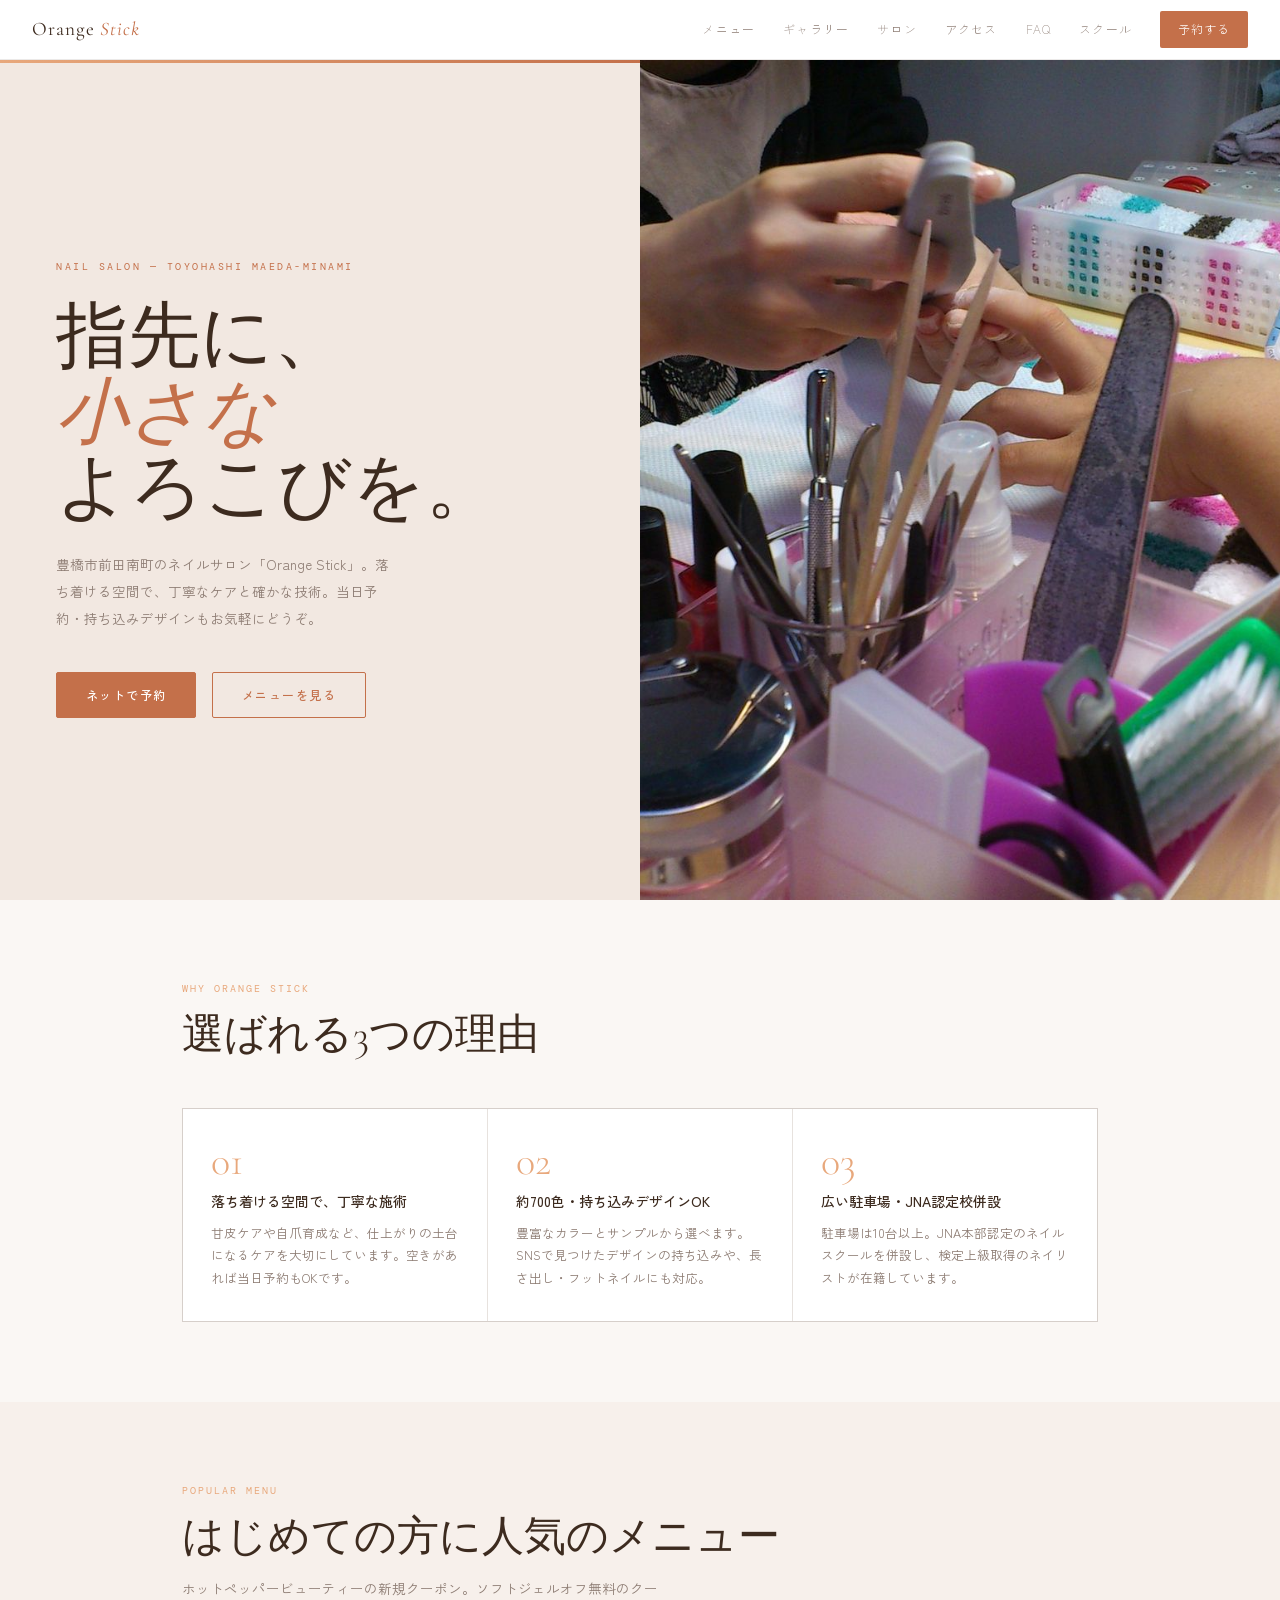
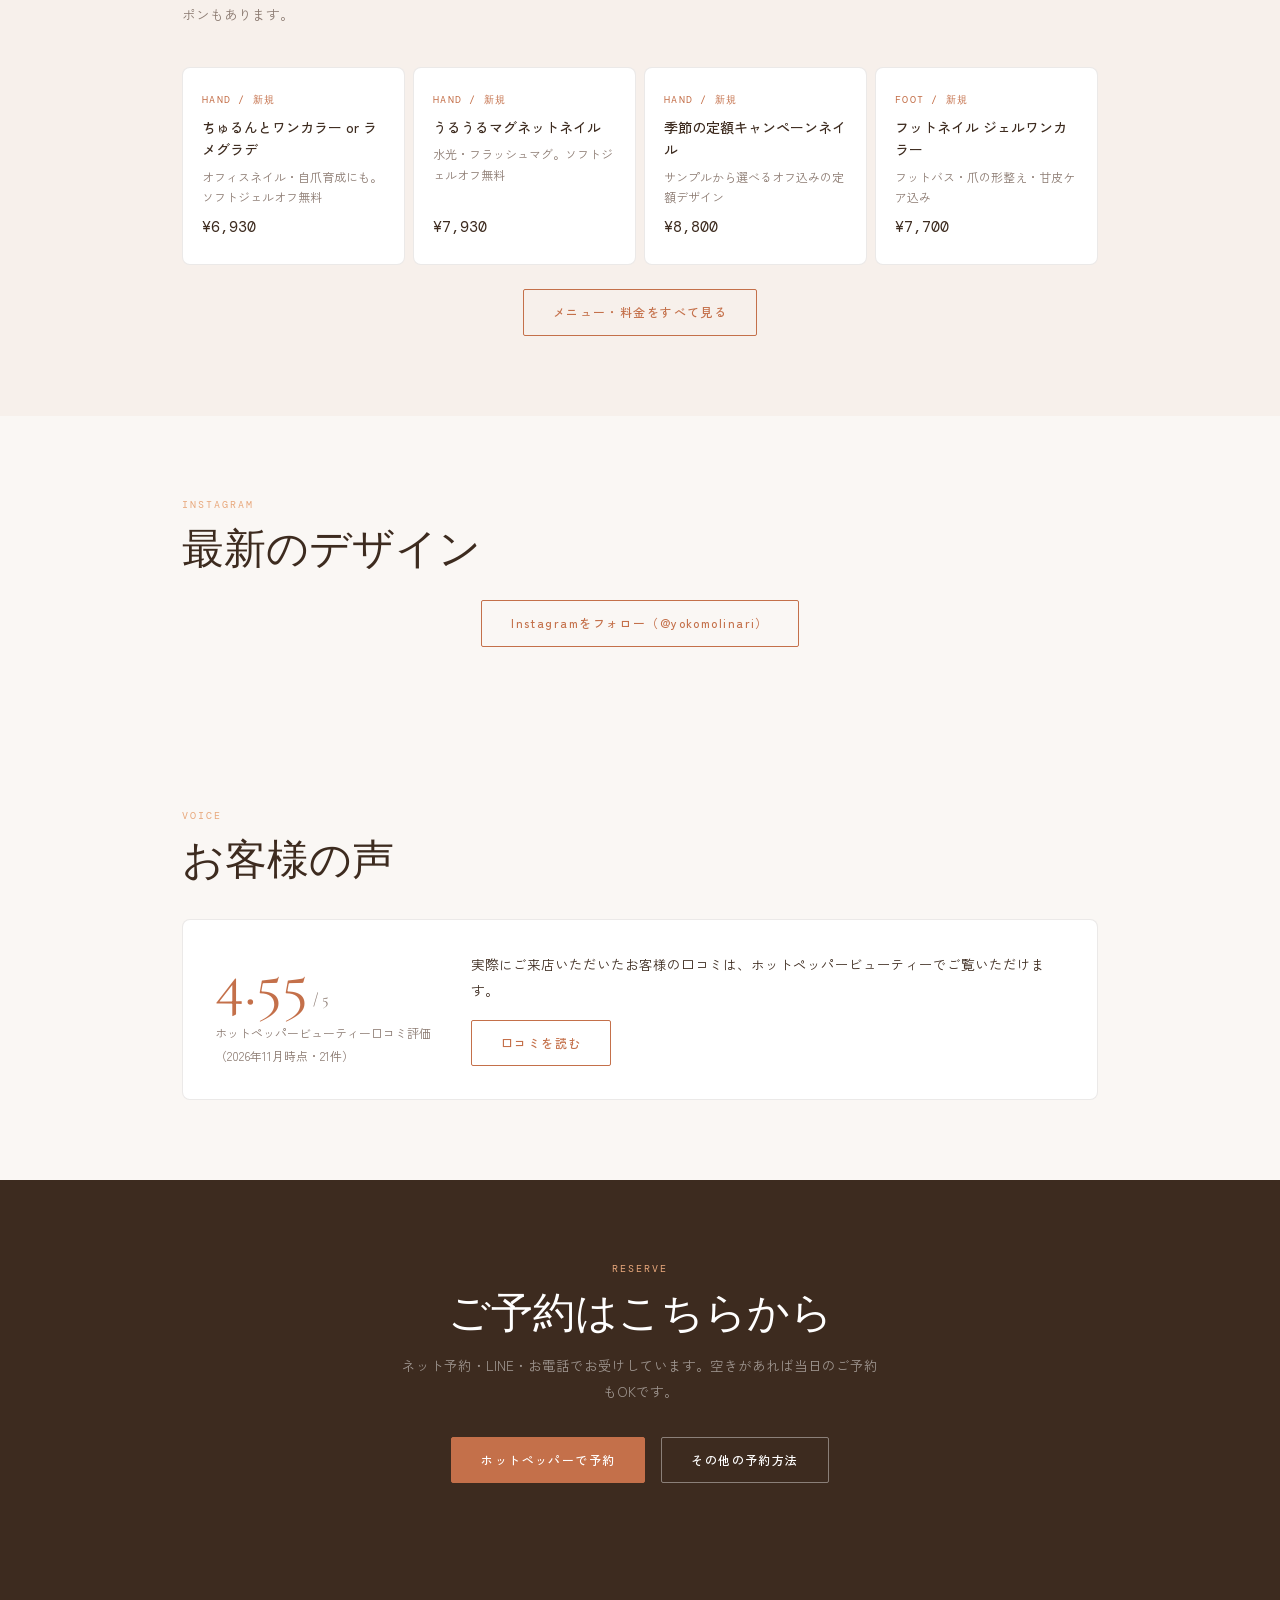
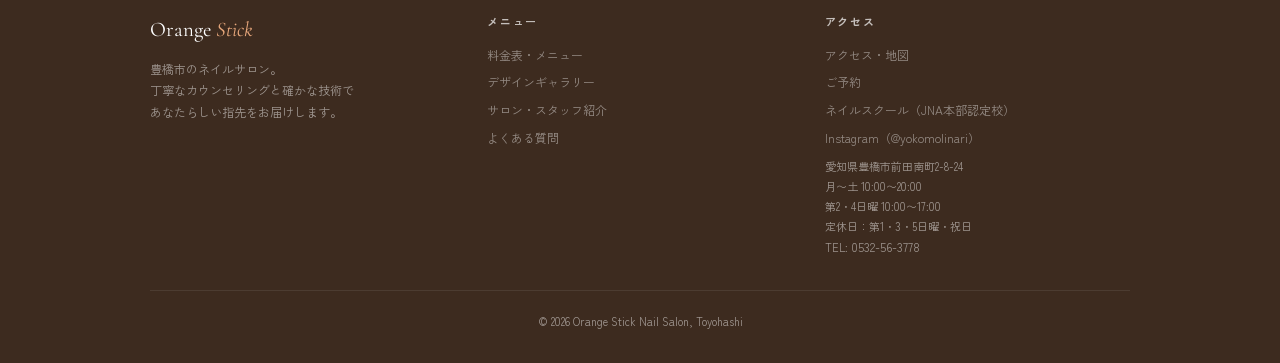
<file: index.html>
<!DOCTYPE html>
<html lang="ja">
<head>
<meta charset="UTF-8">
<meta name="viewport" content="width=device-width, initial-scale=1.0">
<meta name="description" content="豊橋市前田南町のネイルサロン「Orange Stick（オレンジスティック）」。ジェルネイル・マグネット・長さ出し・フットネイル・自爪育成に対応。約700色・持ち込みデザインOK、当日予約可、駐車場10台以上。JNA本部認定ネイルスクール併設。">
<link rel="canonical" href="https://orangestick360.com/">
<meta property="og:type" content="website">
<meta property="og:title" content="豊橋のネイルサロン Orange Stick（オレンジスティック）｜前田南町・駐車場10台以上">
<meta property="og:description" content="豊橋市前田南町のネイルサロン「Orange Stick（オレンジスティック）」。ジェルネイル・マグネット・長さ出し・フットネイル・自爪育成に対応。約700色・持ち込みデザインOK、当日予約可、駐車場10台以上。JNA本部認定ネイルスクール併設。">
<meta property="og:url" content="https://orangestick360.com/">
<meta property="og:image" content="https://orangestick360.com/images/hero.jpg">
<meta property="og:locale" content="ja_JP">
<script type="application/ld+json">
{
 "@context": "https://schema.org",
 "@type": "NailSalon",
 "name": "オレンジスティックネイル＆スクール",
 "alternateName": [
  "Orange Stick",
  "オレンジスティック"
 ],
 "description": "豊橋市前田南町のネイルサロン。ジェルネイル・長さ出し・フットネイル・自爪育成。JNA本部認定ネイルスクール併設。",
 "url": "https://orangestick360.com/",
 "image": "https://orangestick360.com/images/hero.jpg",
 "telephone": "+81-532-56-3778",
 "priceRange": "¥5,500〜",
 "address": {
  "@type": "PostalAddress",
  "postalCode": "440-0851",
  "addressRegion": "愛知県",
  "addressLocality": "豊橋市",
  "streetAddress": "前田南町2-8-24",
  "addressCountry": "JP"
 },
 "openingHoursSpecification": [
  {
   "@type": "OpeningHoursSpecification",
   "dayOfWeek": [
    "Monday",
    "Tuesday",
    "Wednesday",
    "Thursday",
    "Friday",
    "Saturday"
   ],
   "opens": "10:00",
   "closes": "20:00"
  }
 ],
 "sameAs": [
  "https://beauty.hotpepper.jp/kr/slnH000633791/",
  "https://www.instagram.com/orangestick360/",
  "https://www.instagram.com/yokomolinari/"
 ],
 "amenityFeature": [
  {
   "@type": "LocationFeatureSpecification",
   "name": "駐車場（10台以上）",
   "value": true
  }
 ]
}
</script>
<title>豊橋のネイルサロン Orange Stick（オレンジスティック）｜前田南町・駐車場10台以上</title>
<link rel="preconnect" href="https://fonts.googleapis.com">
<link rel="preconnect" href="https://fonts.gstatic.com" crossorigin>
<link href="https://fonts.googleapis.com/css2?family=Cormorant+Garamond:ital,wght@0,300;0,400;0,600;1,300;1,400&family=Zen+Kaku+Gothic+New:wght@300;400;500&family=DM+Mono:wght@400;500&display=swap" rel="stylesheet">
<link rel="stylesheet" href="style.css">
<style>
.hero {
  min-height: calc(100vh - var(--nav-h));
  display: grid;
  grid-template-columns: 1fr 1fr;
  overflow: hidden;
}
.hero-left {
  background: var(--blush);
  padding: 5rem 3.5rem 4rem;
  display: flex; flex-direction: column; justify-content: center;
  position: relative;
}
.hero-left::before {
  content: '';
  position: absolute; top: 0; left: 0; right: 0;
  height: 3px;
  background: linear-gradient(90deg, var(--peach), var(--terra));
}
.hero-kicker {
  font-family: var(--mono);
  font-size: 10px;
  letter-spacing: .25em;
  text-transform: uppercase;
  color: var(--terra);
  margin-bottom: 1.5rem;
}
.hero-h1 {
  font-family: var(--serif);
  font-weight: 300;
  font-size: clamp(2.8rem, 6vw, 4.5rem);
  line-height: 1.05;
  margin-bottom: 1.5rem;
  color: var(--deep);
}
.hero-h1 em { font-style: italic; color: var(--terra); }
.hero-sub {
  font-size: 13.5px;
  color: var(--stone);
  line-height: 2;
  max-width: 340px;
  margin-bottom: 2.5rem;
}
.hero-btns { display: flex; gap: 1rem; flex-wrap: wrap; }
.hero-right {
  background: var(--deep);
  display: flex; align-items: center; justify-content: center;
  position: relative;
  overflow: hidden;
}
.hero-right img { position:absolute; inset:0; width:100%; height:100%; object-fit:cover; }
.nail-ph {
  border-radius: 8px;
  display: flex; align-items: center; justify-content: center;
  font-family: var(--mono); font-size: 10px;
  color: rgba(255,255,255,.2);
  letter-spacing: .08em;
}
.nail-ph:nth-child(1) { background: #5C3D2E; aspect-ratio:3/4; }
.nail-ph:nth-child(2) { background: #7A4F3D; aspect-ratio:3/4; grid-row: span 1; margin-top: 2rem; }
.nail-ph:nth-child(3) { background: #4A2E1F; aspect-ratio:3/4; }
.nail-ph:nth-child(4) { background: #6B3F2A; aspect-ratio:3/4; margin-top: -2rem; }

/* ── 3 STRENGTHS ── */
.strength-grid {
  display: grid; grid-template-columns: repeat(3, 1fr);
  gap: 1px; background: var(--rule);
  border: 1px solid var(--rule);
  margin-top: 3rem;
}
.strength-item {
  background: var(--white);
  padding: 2rem 1.75rem;
}
.strength-num {
  font-family: var(--serif);
  font-size: 2.5rem;
  font-weight: 300;
  color: var(--peach);
  line-height: 1;
  margin-bottom: .5rem;
}
.strength-title { font-weight: 500; font-size: 14px; margin-bottom: .4rem; }
.strength-body { font-size: 12.5px; color: var(--stone); line-height: 1.8; }

/* ── LATEST DESIGNS ── */
.design-row {
  display: grid;
  grid-template-columns: repeat(4, 1fr);
  gap: 8px; margin-top: 2rem;
}
.design-ph {
  aspect-ratio: 3/4;
  border-radius: 6px;
  display: flex; align-items: flex-end;
  padding: .75rem;
  position: relative;
  overflow: hidden;
}
.design-ph::after {
  content: attr(data-label);
  font-family: var(--mono); font-size: 10px;
  letter-spacing: .08em;
  color: rgba(255,255,255,.6);
  background: rgba(0,0,0,.3);
  padding: 2px 8px; border-radius: 2px;
}
.pop-card { background: var(--white); border: 1px solid var(--rule); border-radius: 8px; padding: 1.4rem 1.2rem; display:flex; flex-direction:column; gap:.4rem; text-decoration:none; color:inherit; transition:border-color .2s; }
.pop-card:hover { border-color: var(--terra); }
.pop-tag { font-family: var(--mono); font-size: 10px; letter-spacing:.12em; color: var(--terra); }
.pop-name { font-size: 14px; font-weight: 500; line-height:1.6; }
.pop-desc { font-size: 12px; color: var(--stone); line-height:1.7; flex:1; }
.pop-price { font-family: var(--mono); font-size: 15px; color: var(--deep); }
.rating-box { display:flex; gap:2.5rem; align-items:center; flex-wrap:wrap; background: var(--white); border:1px solid var(--rule); border-radius:8px; padding:2rem; margin-top:2rem; }
.rating-num { font-family: var(--serif); font-size: 4rem; line-height:1; color: var(--terra); }
.rating-num small { font-size: 1rem; color: var(--stone); margin-left:.3rem; }

/* ── VOICE ── */
.voice-grid { display: grid; grid-template-columns: 1fr 1fr; gap: 1.25rem; margin-top: 2rem; }
.voice-card {
  background: var(--white);
  border: 1px solid var(--rule);
  border-radius: 8px;
  padding: 1.5rem;
}
.voice-stars { color: var(--peach); font-size: 14px; margin-bottom: .6rem; }
.voice-text { font-size: 13px; line-height: 1.85; color: var(--deep); margin-bottom: .75rem; }
.voice-name { font-family: var(--mono); font-size: 10px; letter-spacing: .1em; color: var(--stone); }

@media (max-width: 680px) {
  .hero { grid-template-columns: 1fr; }
  .hero-right { min-height: 50vw; }
  .strength-grid { grid-template-columns: 1fr; }
  .design-row { grid-template-columns: 1fr; }
}
</style>
<!-- Google tag (gtag.js) -->
<script async src="https://www.googletagmanager.com/gtag/js?id=AW-926962759"></script>
<script>
  window.dataLayer = window.dataLayer || [];
  function gtag(){dataLayer.push(arguments);}
  gtag('js', new Date());
  gtag('config', 'AW-926962759');
</script>
</head>
<body>
<nav>
  <a href="index.html" class="nav-logo">Orange <span>Stick</span></a>
  <div class="nav-links" id="nav-links">
    <a href="menu.html">メニュー</a>
    <a href="gallery.html">ギャラリー</a>
    <a href="salon.html">サロン</a>
    <a href="access.html">アクセス</a>
    <a href="faq.html">FAQ</a>
    <a href="https://school.orangestick360.com/" target="_blank">スクール</a>
    <a href="reserve.html" class="nav-reserve">予約する</a>
  </div>
  <button class="nav-hamburger" aria-label="メニュー" onclick="document.getElementById('nav-links').classList.toggle('open')">
    <svg width="22" height="22" viewBox="0 0 22 22" fill="none" stroke="#3D2B1F" stroke-width="1.5" stroke-linecap="round">
      <line x1="3" y1="7" x2="19" y2="7"/><line x1="3" y1="11" x2="19" y2="11"/><line x1="3" y1="15" x2="19" y2="15"/>
    </svg>
  </button>
</nav>

<!-- HERO -->
<div class="hero">
  <div class="hero-left">
    <div class="hero-kicker">Nail Salon — Toyohashi Maeda-minami</div>
    <h1 class="hero-h1">指先に、<br><em>小さな</em><br>よろこびを。</h1>
    <p class="hero-sub">豊橋市前田南町のネイルサロン「Orange Stick」。落ち着ける空間で、丁寧なケアと確かな技術。当日予約・持ち込みデザインもお気軽にどうぞ。</p>
    <div class="hero-btns">
      <a href="https://beauty.hotpepper.jp/kr/slnH000633791/" target="_blank" class="btn btn-primary">ネットで予約</a>
      <a href="menu.html" class="btn btn-outline">メニューを見る</a>
    </div>
  </div>
  <div class="hero-right">
    <img src="images/hero.jpg" alt="オレンジスティックでのネイルケアの様子">
  </div>
</div>
</div>

<!-- 3 STRENGTHS -->
<section>
  <div class="container">
    <div class="sec-eyebrow">Why Orange Stick</div>
    <h2 class="sec-h2 reveal">選ばれる3つの理由</h2>
    <div class="strength-grid reveal">
      <div class="strength-item">
        <div class="strength-num">01</div>
        <div class="strength-title">落ち着ける空間で、丁寧な施術</div>
        <div class="strength-body">甘皮ケアや自爪育成など、仕上がりの土台になるケアを大切にしています。空きがあれば当日予約もOKです。</div>
      </div>
      <div class="strength-item">
        <div class="strength-num">02</div>
        <div class="strength-title">約700色・持ち込みデザインOK</div>
        <div class="strength-body">豊富なカラーとサンプルから選べます。SNSで見つけたデザインの持ち込みや、長さ出し・フットネイルにも対応。</div>
      </div>
      <div class="strength-item">
        <div class="strength-num">03</div>
        <div class="strength-title">広い駐車場・JNA認定校併設</div>
        <div class="strength-body">駐車場は10台以上。JNA本部認定のネイルスクールを併設し、検定上級取得のネイリストが在籍しています。</div>
      </div>
    </div>
  </div>
</section>

<!-- LATEST DESIGNS -->
<section class="alt">
  <div class="container">
    <div class="sec-eyebrow">Popular Menu</div>
    <h2 class="sec-h2 reveal">はじめての方に人気のメニュー</h2>
    <p class="sec-lead reveal">ホットペッパービューティーの新規クーポン。ソフトジェルオフ無料のクーポンもあります。</p>
    <div class="design-row reveal">
      <a class="pop-card" href="https://beauty.hotpepper.jp/kr/slnH000633791/coupon/" target="_blank"><span class="pop-tag">HAND / 新規</span><span class="pop-name">ちゅるんとワンカラー or ラメグラデ</span><span class="pop-desc">オフィスネイル・自爪育成にも。ソフトジェルオフ無料</span><span class="pop-price">¥6,930</span></a>
      <a class="pop-card" href="https://beauty.hotpepper.jp/kr/slnH000633791/coupon/" target="_blank"><span class="pop-tag">HAND / 新規</span><span class="pop-name">うるうるマグネットネイル</span><span class="pop-desc">水光・フラッシュマグ。ソフトジェルオフ無料</span><span class="pop-price">¥7,930</span></a>
      <a class="pop-card" href="https://beauty.hotpepper.jp/kr/slnH000633791/coupon/" target="_blank"><span class="pop-tag">HAND / 新規</span><span class="pop-name">季節の定額キャンペーンネイル</span><span class="pop-desc">サンプルから選べるオフ込みの定額デザイン</span><span class="pop-price">¥8,800</span></a>
      <a class="pop-card" href="https://beauty.hotpepper.jp/kr/slnH000633791/coupon/" target="_blank"><span class="pop-tag">FOOT / 新規</span><span class="pop-name">フットネイル ジェルワンカラー</span><span class="pop-desc">フットバス・爪の形整え・甘皮ケア込み</span><span class="pop-price">¥7,700</span></a>
    </div>
    <div style="margin-top:1.5rem; text-align:center;">
      <a href="menu.html" class="btn btn-outline">メニュー・料金をすべて見る</a>
    </div>
  </div>
</section>

<!-- VOICE -->
<section>
  <div class="container">
    <div class="sec-eyebrow">Instagram</div>
    <h2 class="sec-h2 reveal">最新のデザイン</h2>
    <div class="reveal" style="margin-top:1.5rem"><behold-widget feed-id="ViMTloHJNmNZcqWR6kQf"></behold-widget>
<script>
  (() => {
    if(window.__bhldScript)return;window.__bhldScript=true;
    const d=document,s=d.createElement("script");s.type="module";
    s.src="https://w.behold.so/widget.js";setTimeout(()=>{d.head.append(s);},0);
  })();
</script></div>
    <div style="margin-top:1.5rem; text-align:center;">
      <a href="https://www.instagram.com/yokomolinari/" target="_blank" class="btn btn-outline">Instagramをフォロー（@yokomolinari）</a>
    </div>
  </div>
</section>

<section>
  <div class="container">
    <div class="sec-eyebrow">Voice</div>
    <h2 class="sec-h2 reveal">お客様の声</h2>
    <div class="rating-box reveal">
      <div><div class="rating-num">4.55<small>/ 5</small></div><div style="font-size:12px;color:var(--stone);margin-top:.4rem">ホットペッパービューティー口コミ評価<br>（2026年11月時点・21件）</div></div>
      <div style="flex:1;min-width:240px">
        <p style="font-size:13.5px;line-height:1.9;margin-bottom:1rem">実際にご来店いただいたお客様の口コミは、ホットペッパービューティーでご覧いただけます。</p>
        <a href="https://beauty.hotpepper.jp/kr/slnH000633791/review/" target="_blank" class="btn btn-outline">口コミを読む</a>
      </div>
    </div>
  </div>
</section>

<!-- CTA -->
<section style="background: var(--deep); text-align:center; padding: 5rem 0;">
  <div class="container">
    <div class="sec-eyebrow" style="color: var(--peach);">Reserve</div>
    <h2 class="sec-h2 reveal" style="color: var(--white);">ご予約はこちらから</h2>
    <p class="sec-lead reveal" style="color: rgba(255,255,255,.5); margin: 0 auto 2rem;">ネット予約・LINE・お電話でお受けしています。空きがあれば当日のご予約もOKです。</p>
    <div style="display:flex; gap:1rem; justify-content:center; flex-wrap:wrap;" class="reveal">
      <a href="https://beauty.hotpepper.jp/kr/slnH000633791/" class="btn btn-primary" target="_blank">ホットペッパーで予約</a>
      <a href="reserve.html" class="btn btn-outline" style="border-color:rgba(255,255,255,.4); color:#fff;">その他の予約方法</a>
    </div>
  </div>
</section>

<footer>
  <div class="footer-inner">
    <div>
      <div class="footer-logo">Orange <span>Stick</span></div>
      <p class="footer-desc">豊橋市のネイルサロン。<br>丁寧なカウンセリングと確かな技術で<br>あなたらしい指先をお届けします。</p>
    </div>
    <div class="footer-col">
      <h4>メニュー</h4>
      <a href="menu.html">料金表・メニュー</a>
      <a href="gallery.html">デザインギャラリー</a>
      <a href="salon.html">サロン・スタッフ紹介</a>
      <a href="faq.html">よくある質問</a>
    </div>
    <div class="footer-col">
      <h4>アクセス</h4>
      <a href="access.html">アクセス・地図</a>
      <a href="reserve.html">ご予約</a>
      <a href="https://school.orangestick360.com/" target="_blank">ネイルスクール（JNA本部認定校）</a><a href="https://www.instagram.com/yokomolinari/" target="_blank">Instagram（@yokomolinari）</a><p style="font-size:11px; margin-top:.5rem; line-height:1.8;">愛知県豊橋市前田南町2-8-24<br>月〜土 10:00〜20:00<br>第2・4日曜 10:00〜17:00<br>定休日：第1・3・5日曜・祝日<br>TEL: <a href="tel:0532563778" style="display:inline;color:inherit">0532-56-3778</a></p>
    </div>
  </div>
  <div class="footer-bottom">© 2026 Orange Stick Nail Salon, Toyohashi</div>
</footer>

<script>
const obs = new IntersectionObserver(e => e.forEach(x => x.isIntersecting && x.target.classList.add('visible')), { threshold: .1 });
document.querySelectorAll('.reveal').forEach((el, i) => { el.style.transitionDelay = (i % 3) * .1 + 's'; obs.observe(el); });
</script>
<script>
/* コンバージョン計測：Google広告で作成した各アクションの「ラベル」を '' の中に入れてください */
var OS_CONV = { tel: 'pHrhCLqW_LkdEMeogboD', line: 'gBUACL2W_LkdEMeogboD', hotpepper: 'vSeACMCW_LkdEMeogboD', form: '7LWKCMOW_LkdEMeogboD' };
function osTrack(kind){
  try{
    gtag('event', 'os_' + kind);
    if (OS_CONV[kind]) gtag('event', 'conversion', { send_to: 'AW-926962759/' + OS_CONV[kind] });
  }catch(e){}
}
document.addEventListener('click', function(e){
  var a = e.target.closest && e.target.closest('a'); if(!a) return;
  var h = a.getAttribute('href') || '';
  if (h.indexOf('tel:') === 0) osTrack('tel');
  else if (h.indexOf('line.me') > -1) osTrack('line');
  else if (h.indexOf('hotpepper.jp') > -1) osTrack('hotpepper');
  else if (h.indexOf('mailto:') === 0) osTrack('form');
});
</script>
</body>
</html>
</file>
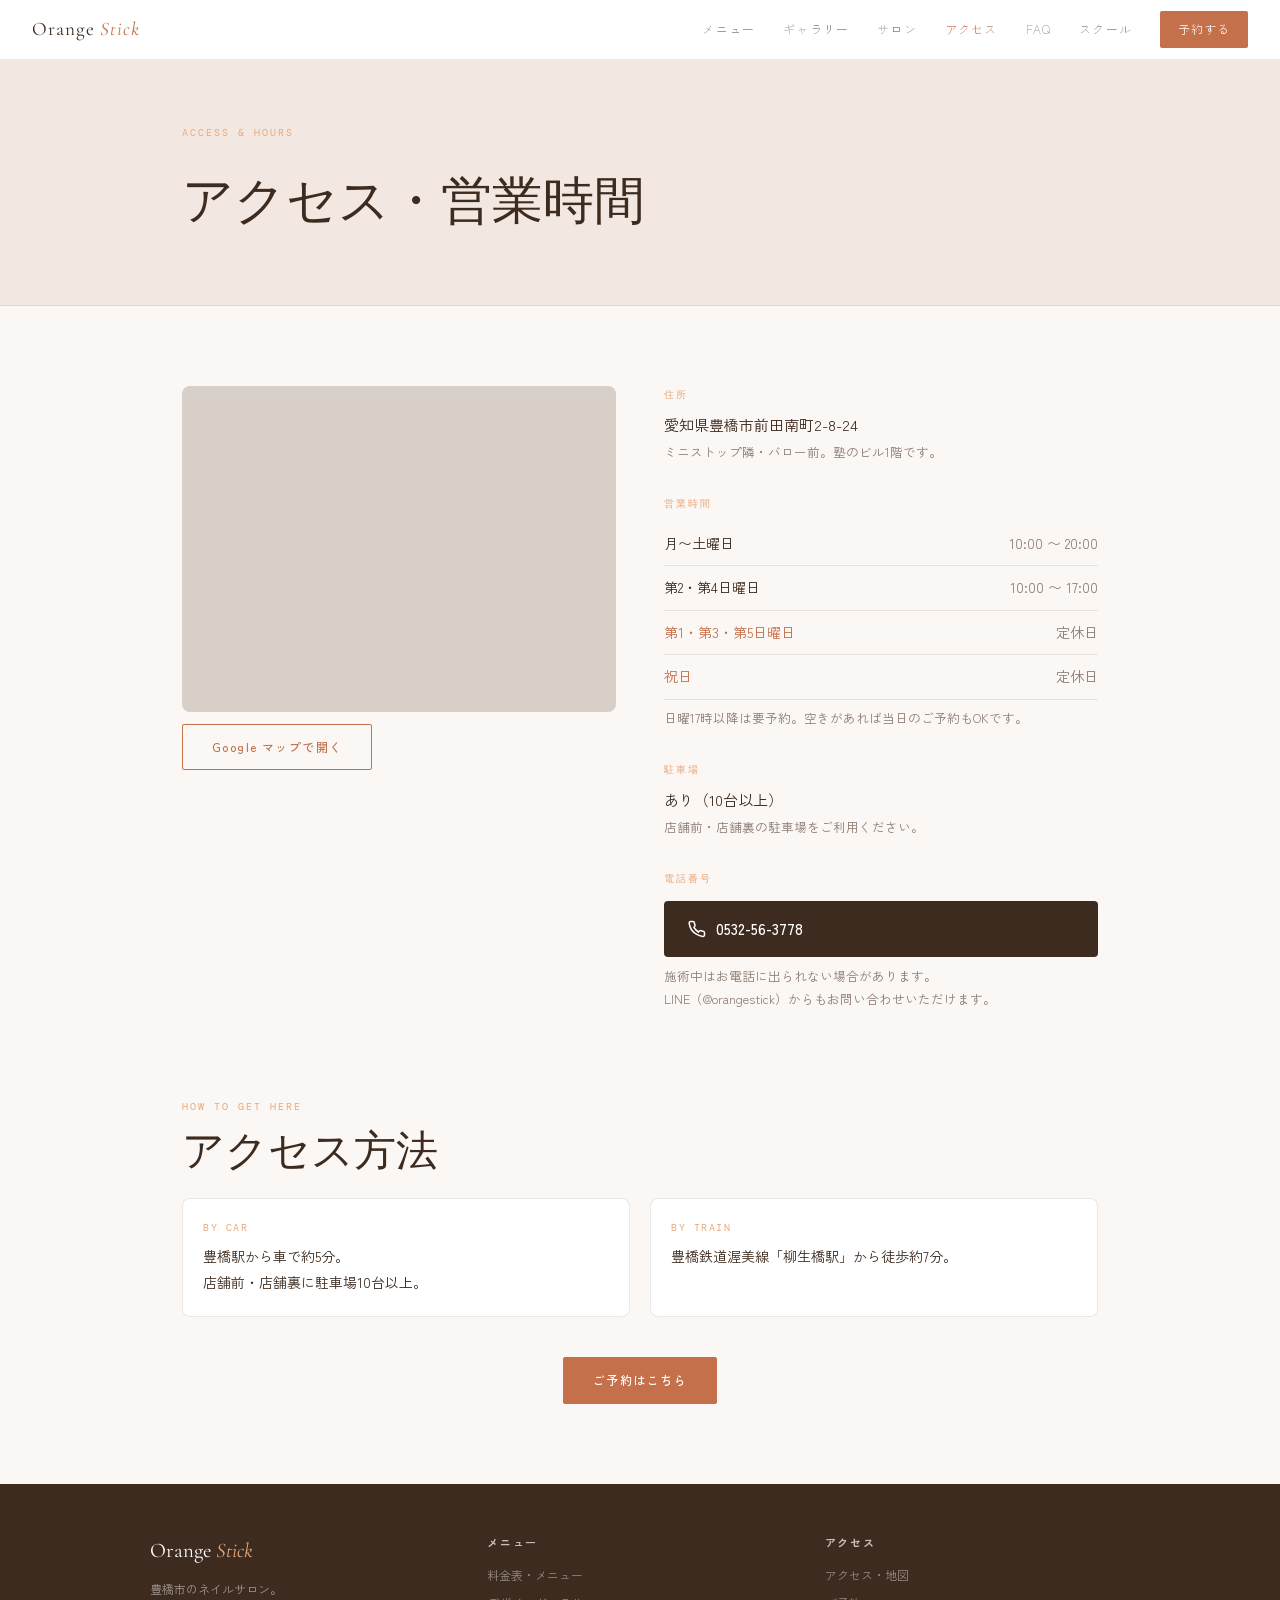
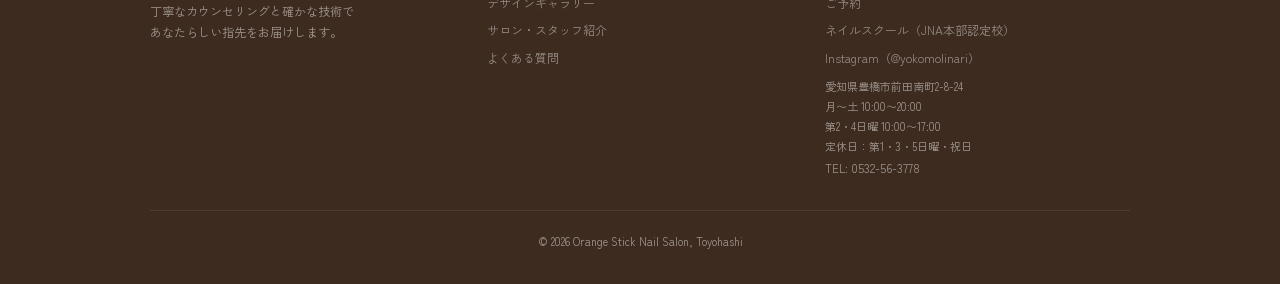
<file: access.html>
<!DOCTYPE html>
<html lang="ja">
<head>
<meta charset="UTF-8">
<meta name="viewport" content="width=device-width, initial-scale=1.0">
<meta name="description" content="Orange Stickへのアクセス。愛知県豊橋市前田南町2-8-24（ミニストップ隣・バロー前）。豊橋駅から車で約5分、柳生橋駅から徒歩約7分。駐車場10台以上。営業時間・定休日のご案内。">
<link rel="canonical" href="https://orangestick360.com/access.html">
<meta property="og:type" content="website">
<meta property="og:title" content="アクセス・営業時間｜豊橋のネイルサロン Orange Stick（前田南町）">
<meta property="og:description" content="Orange Stickへのアクセス。愛知県豊橋市前田南町2-8-24（ミニストップ隣・バロー前）。豊橋駅から車で約5分、柳生橋駅から徒歩約7分。駐車場10台以上。営業時間・定休日のご案内。">
<meta property="og:url" content="https://orangestick360.com/access.html">
<meta property="og:image" content="https://orangestick360.com/images/hero.jpg">
<meta property="og:locale" content="ja_JP">
<title>アクセス・営業時間｜豊橋のネイルサロン Orange Stick（前田南町）</title>
<link rel="preconnect" href="https://fonts.googleapis.com">
<link rel="preconnect" href="https://fonts.gstatic.com" crossorigin>
<link href="https://fonts.googleapis.com/css2?family=Cormorant+Garamond:ital,wght@0,300;0,400;0,600;1,300;1,400&family=Zen+Kaku+Gothic+New:wght@300;400;500&family=DM+Mono:wght@400;500&display=swap" rel="stylesheet">
<link rel="stylesheet" href="style.css">
<style>
.page-hero { background: var(--blush); padding: 4rem 0 3rem; border-bottom: 1px solid var(--rule); }
.page-hero h1 { font-family: var(--serif); font-weight: 300; font-size: clamp(2rem, 5vw, 3.2rem); margin-bottom: .5rem; }

.access-grid { display: grid; grid-template-columns: 1fr 1fr; gap: 3rem; }
.map-ph {
  aspect-ratio: 4/3; background: #D8D0C8;
  border-radius: 8px;
  position: relative; overflow: hidden;
}
.map-ph iframe { position:absolute; inset:0; width:100%; height:100%; border:0; }

.info-block { margin-bottom: 2rem; }
.info-label { font-family: var(--mono); font-size: 10px; letter-spacing: .2em; text-transform: uppercase; color: var(--peach); margin-bottom: .4rem; }
.info-value { font-size: 15px; line-height: 1.8; }
.info-sub { font-size: 12.5px; color: var(--stone); margin-top: 2px; }

.hours-table { width: 100%; border-collapse: collapse; margin-top: .5rem; }
.hours-table tr { border-bottom: 1px solid var(--rule); }
.hours-table td { padding: .55rem 0; font-size: 14px; }
.hours-table td:last-child { text-align: right; color: var(--stone); }
.hours-table .closed { color: var(--terra); }

.tel-btn {
  display: flex; align-items: center; gap: .6rem;
  background: var(--deep); color: var(--white);
  padding: .9rem 1.5rem; border-radius: 4px;
  text-decoration: none; font-size: 15px; font-weight: 500;
  margin-top: .75rem; transition: background .2s;
}
.tel-btn:hover { background: var(--terra); }

@media (max-width:680px) {
  .access-grid { grid-template-columns: 1fr; }
}
</style>
<!-- Google tag (gtag.js) -->
<script async src="https://www.googletagmanager.com/gtag/js?id=AW-926962759"></script>
<script>
  window.dataLayer = window.dataLayer || [];
  function gtag(){dataLayer.push(arguments);}
  gtag('js', new Date());
  gtag('config', 'AW-926962759');
</script>
</head>
<body>
<nav>
  <a href="index.html" class="nav-logo">Orange <span>Stick</span></a>
  <div class="nav-links" id="nav-links">
    <a href="menu.html">メニュー</a>
    <a href="gallery.html">ギャラリー</a>
    <a href="salon.html">サロン</a>
    <a href="access.html" class="active">アクセス</a>
    <a href="faq.html">FAQ</a>
    <a href="https://school.orangestick360.com/" target="_blank">スクール</a>
    <a href="reserve.html" class="nav-reserve">予約する</a>
  </div>
  <button class="nav-hamburger" aria-label="メニュー" onclick="document.getElementById('nav-links').classList.toggle('open')">
    <svg width="22" height="22" viewBox="0 0 22 22" fill="none" stroke="#3D2B1F" stroke-width="1.5" stroke-linecap="round">
      <line x1="3" y1="7" x2="19" y2="7"/><line x1="3" y1="11" x2="19" y2="11"/><line x1="3" y1="15" x2="19" y2="15"/>
    </svg>
  </button>
</nav>

<div class="page-hero">
  <div class="container">
    <div class="sec-eyebrow">Access &amp; Hours</div>
    <h1>アクセス・営業時間</h1>
  </div>
</div>

<section>
  <div class="container">
    <div class="access-grid">
      <div class="reveal">
        <div class="map-ph"><iframe src="https://www.google.com/maps?q=%E6%84%9B%E7%9F%A5%E7%9C%8C%E8%B1%8A%E6%A9%8B%E5%B8%82%E5%89%8D%E7%94%B0%E5%8D%97%E7%94%BA2-8-24&amp;z=17&amp;output=embed" loading="lazy" title="オレンジスティックの地図"></iframe></div>
        <a href="https://www.google.com/maps/search/?api=1&amp;query=%E6%84%9B%E7%9F%A5%E7%9C%8C%E8%B1%8A%E6%A9%8B%E5%B8%82%E5%89%8D%E7%94%B0%E5%8D%97%E7%94%BA2-8-24" target="_blank" class="btn btn-outline" style="margin-top:.75rem; display:inline-block;">Google マップで開く</a>
      </div>
      <div class="reveal">
        <div class="info-block">
          <div class="info-label">住所</div>
          <div class="info-value">愛知県豊橋市前田南町2-8-24</div>
          <div class="info-sub">ミニストップ隣・バロー前。塾のビル1階です。</div>
        </div>
        <div class="info-block">
          <div class="info-label">営業時間</div>
          <table class="hours-table">
            <tr><td>月〜土曜日</td><td>10:00 〜 20:00</td></tr>
            <tr><td>第2・第4日曜日</td><td>10:00 〜 17:00</td></tr>
            <tr><td class="closed">第1・第3・第5日曜日</td><td class="closed">定休日</td></tr>
            <tr><td class="closed">祝日</td><td class="closed">定休日</td></tr>
          </table>
          <div class="info-sub" style="margin-top:.4rem">日曜17時以降は要予約。空きがあれば当日のご予約もOKです。</div>
        </div>
        <div class="info-block">
          <div class="info-label">駐車場</div>
          <div class="info-value">あり（10台以上）</div>
          <div class="info-sub">店舗前・店舗裏の駐車場をご利用ください。</div>
        </div>
        <div class="info-block">
          <div class="info-label">電話番号</div>
          <a href="tel:0532563778" class="tel-btn">
            <svg width="18" height="18" viewBox="0 0 24 24" fill="none" stroke="currentColor" stroke-width="2" stroke-linecap="round" aria-hidden="true"><path d="M22 16.92v3a2 2 0 0 1-2.18 2 19.79 19.79 0 0 1-8.63-3.07A19.5 19.5 0 0 1 4.65 13a19.79 19.79 0 0 1-3.07-8.67A2 2 0 0 1 3.56 2h3a2 2 0 0 1 2 1.72c.127.96.361 1.903.7 2.81a2 2 0 0 1-.45 2.11L7.91 9.91a16 16 0 0 0 6.06 6.06l1.27-1.27a2 2 0 0 1 2.11-.45c.907.339 1.85.573 2.81.7A2 2 0 0 1 22 16.92z"/></svg>
            0532-56-3778
          </a>
          <div class="info-sub" style="margin-top:.4rem;">施術中はお電話に出られない場合があります。<br>LINE（@orangestick）からもお問い合わせいただけます。</div>
        </div>
      </div>
    </div>

    <!-- アクセス方法 -->
    <div style="margin-top: 3.5rem;" class="reveal">
      <div class="sec-eyebrow">How to get here</div>
      <h2 class="sec-h2">アクセス方法</h2>
      <div style="display:grid; grid-template-columns:1fr 1fr; gap:1.25rem; margin-top:1.25rem;">
        <div style="background:var(--white); border:1px solid var(--rule); border-radius:8px; padding:1.25rem;">
          <div style="font-family:var(--mono); font-size:10px; letter-spacing:.15em; text-transform:uppercase; color:var(--peach); margin-bottom:.4rem;">By Car</div>
          <div style="font-size:14px; line-height:1.85;">豊橋駅から車で約5分。<br>店舗前・店舗裏に駐車場10台以上。</div>
        </div>
        <div style="background:var(--white); border:1px solid var(--rule); border-radius:8px; padding:1.25rem;">
          <div style="font-family:var(--mono); font-size:10px; letter-spacing:.15em; text-transform:uppercase; color:var(--peach); margin-bottom:.4rem;">By Train</div>
          <div style="font-size:14px; line-height:1.85;">豊橋鉄道渥美線「柳生橋駅」から徒歩約7分。</div>
        </div>
      </div>
    </div>

    <div style="margin-top:2.5rem; text-align:center;" class="reveal">
      <a href="reserve.html" class="btn btn-primary">ご予約はこちら</a>
    </div>
  </div>
</section>

<footer>
  <div class="footer-inner">
    <div><div class="footer-logo">Orange <span>Stick</span></div><p class="footer-desc">豊橋市のネイルサロン。<br>丁寧なカウンセリングと確かな技術で<br>あなたらしい指先をお届けします。</p></div>
    <div class="footer-col"><h4>メニュー</h4><a href="menu.html">料金表・メニュー</a><a href="gallery.html">デザインギャラリー</a><a href="salon.html">サロン・スタッフ紹介</a><a href="faq.html">よくある質問</a></div>
    <div class="footer-col"><h4>アクセス</h4><a href="access.html">アクセス・地図</a><a href="reserve.html">ご予約</a><a href="https://school.orangestick360.com/" target="_blank">ネイルスクール（JNA本部認定校）</a><a href="https://www.instagram.com/yokomolinari/" target="_blank">Instagram（@yokomolinari）</a><p style="font-size:11px; margin-top:.5rem; line-height:1.8;">愛知県豊橋市前田南町2-8-24<br>月〜土 10:00〜20:00<br>第2・4日曜 10:00〜17:00<br>定休日：第1・3・5日曜・祝日<br>TEL: <a href="tel:0532563778" style="display:inline;color:inherit">0532-56-3778</a></p></div>
  </div>
  <div class="footer-bottom">© 2026 Orange Stick Nail Salon, Toyohashi</div>
</footer>
<script>
const obs = new IntersectionObserver(e=>e.forEach(x=>x.isIntersecting&&x.target.classList.add('visible')),{threshold:.1});
document.querySelectorAll('.reveal').forEach((el,i)=>{el.style.transitionDelay=(i%3)*.1+'s';obs.observe(el);});
</script>
<script>
/* コンバージョン計測：Google広告で作成した各アクションの「ラベル」を '' の中に入れてください */
var OS_CONV = { tel: 'pHrhCLqW_LkdEMeogboD', line: 'gBUACL2W_LkdEMeogboD', hotpepper: 'vSeACMCW_LkdEMeogboD', form: '7LWKCMOW_LkdEMeogboD' };
function osTrack(kind){
  try{
    gtag('event', 'os_' + kind);
    if (OS_CONV[kind]) gtag('event', 'conversion', { send_to: 'AW-926962759/' + OS_CONV[kind] });
  }catch(e){}
}
document.addEventListener('click', function(e){
  var a = e.target.closest && e.target.closest('a'); if(!a) return;
  var h = a.getAttribute('href') || '';
  if (h.indexOf('tel:') === 0) osTrack('tel');
  else if (h.indexOf('line.me') > -1) osTrack('line');
  else if (h.indexOf('hotpepper.jp') > -1) osTrack('hotpepper');
  else if (h.indexOf('mailto:') === 0) osTrack('form');
});
</script>
</body>
</html>
</file>
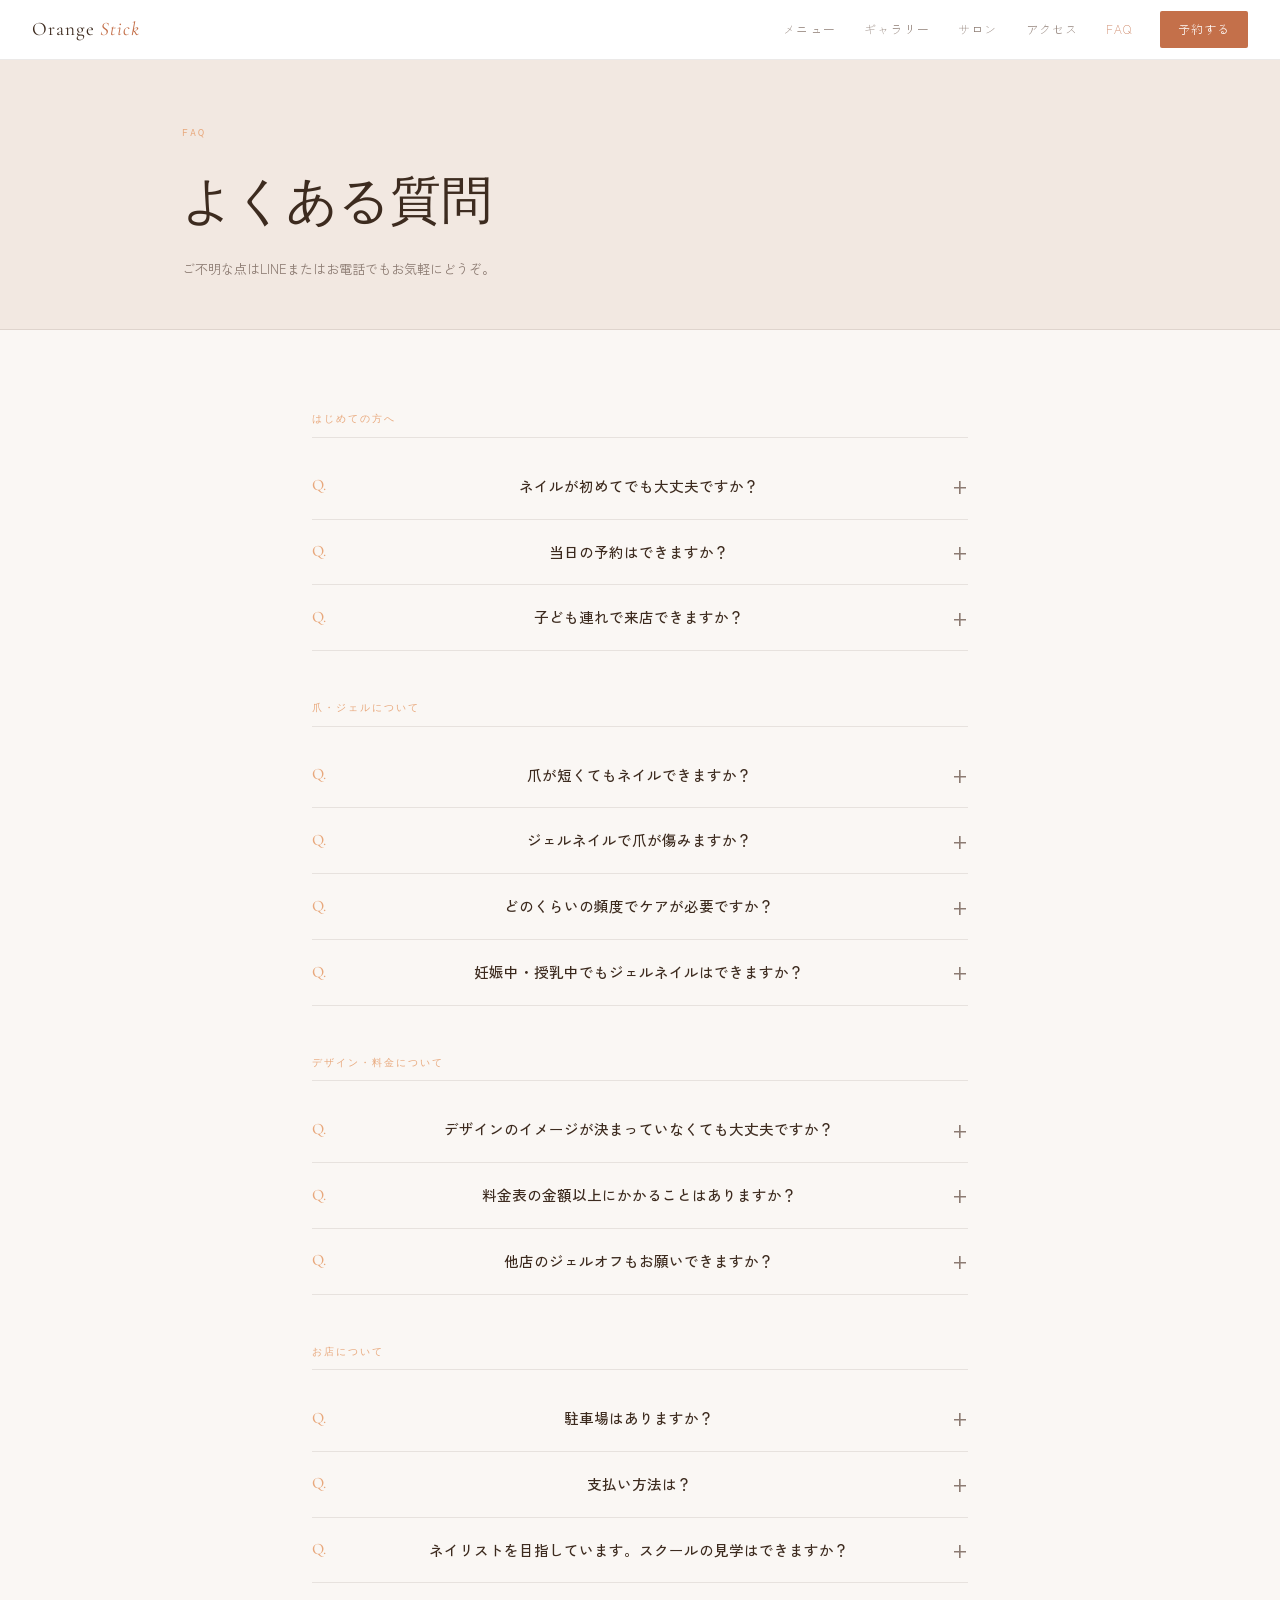
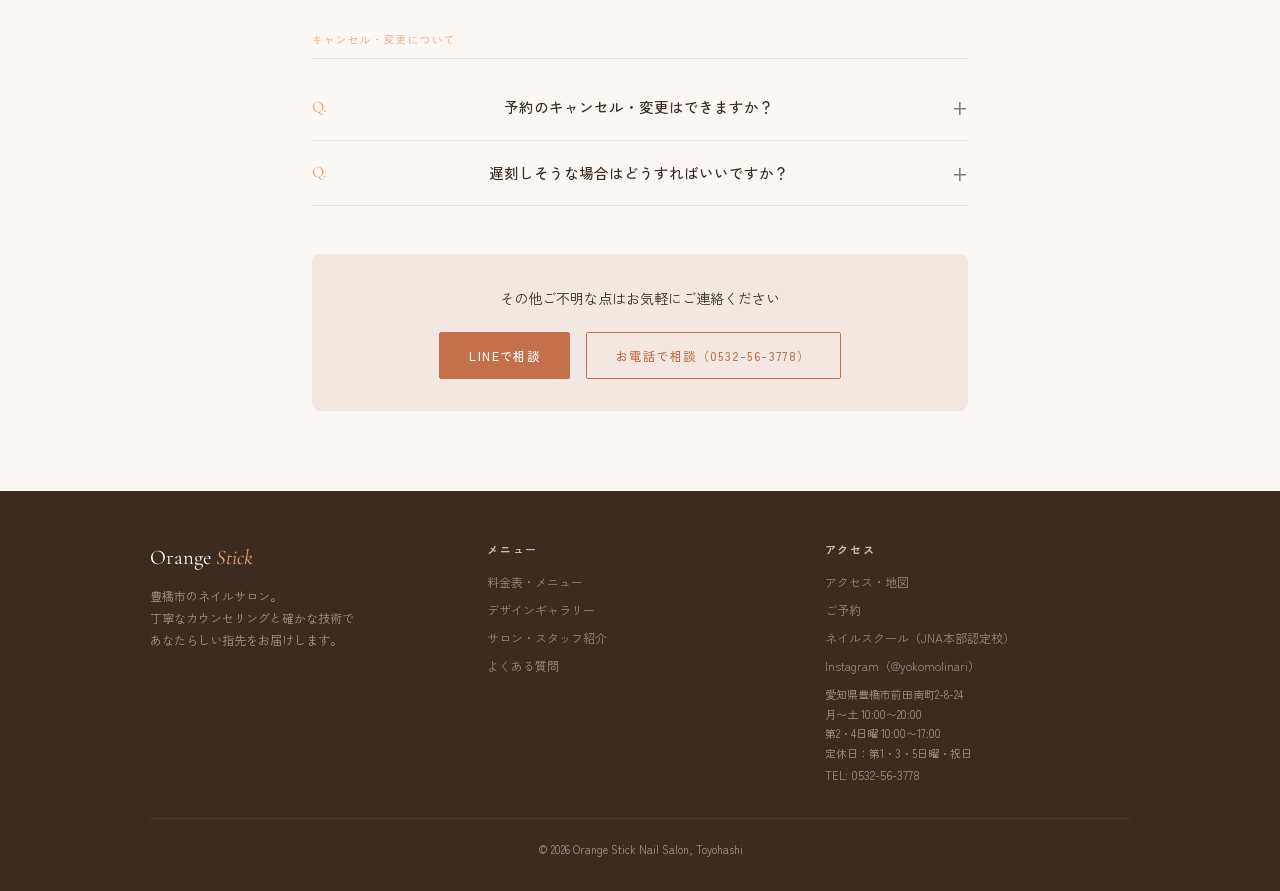
<file: faq.html>
<!DOCTYPE html>
<html lang="ja">
<head>
<meta charset="UTF-8">
<meta name="viewport" content="width=device-width, initial-scale=1.0">
<meta name="description" content="豊橋のネイルサロン Orange Stickのよくある質問。はじめてのネイル、当日予約、短い爪、ジェルによる爪の傷み、料金、デザインの相談などにお答えします。">
<link rel="canonical" href="https://orangestick360.com/faq.html">
<meta property="og:type" content="website">
<meta property="og:title" content="よくある質問｜豊橋のネイルサロン Orange Stick">
<meta property="og:description" content="豊橋のネイルサロン Orange Stickのよくある質問。はじめてのネイル、当日予約、短い爪、ジェルによる爪の傷み、料金、デザインの相談などにお答えします。">
<meta property="og:url" content="https://orangestick360.com/faq.html">
<meta property="og:image" content="https://orangestick360.com/images/hero.jpg">
<meta property="og:locale" content="ja_JP">
<title>よくある質問｜豊橋のネイルサロン Orange Stick</title>
<link rel="preconnect" href="https://fonts.googleapis.com">
<link rel="preconnect" href="https://fonts.gstatic.com" crossorigin>
<link href="https://fonts.googleapis.com/css2?family=Cormorant+Garamond:ital,wght@0,300;0,400;0,600;1,300;1,400&family=Zen+Kaku+Gothic+New:wght@300;400;500&family=DM+Mono:wght@400;500&display=swap" rel="stylesheet">
<link rel="stylesheet" href="style.css">
<style>
.page-hero { background: var(--blush); padding: 4rem 0 3rem; border-bottom: 1px solid var(--rule); }
.page-hero h1 { font-family: var(--serif); font-weight: 300; font-size: clamp(2rem, 5vw, 3.2rem); margin-bottom: .5rem; }

.faq-cat { margin-bottom: 3rem; }
.faq-cat-title {
  font-family: var(--mono); font-size: 10px; letter-spacing: .2em; text-transform: uppercase;
  color: var(--peach); margin-bottom: 1rem;
  padding-bottom: .5rem; border-bottom: 1px solid var(--rule);
}
.faq-item {
  border-bottom: 1px solid var(--rule);
  overflow: hidden;
}
.faq-q {
  display: flex; justify-content: space-between; align-items: center;
  padding: 1.1rem 0; cursor: pointer;
  font-size: 14.5px; font-weight: 500; gap: 1rem;
  user-select: none;
}
.faq-q::before { content: 'Q.'; color: var(--peach); font-family: var(--serif); font-size: 1rem; flex-shrink: 0; }
.faq-icon { flex-shrink: 0; transition: transform .3s; color: var(--stone); font-size: 18px; line-height: 1; }
.faq-item.open .faq-icon { transform: rotate(45deg); }
.faq-a {
  font-size: 13.5px; color: var(--stone); line-height: 1.9;
  max-height: 0; overflow: hidden; transition: max-height .35s ease, padding .35s;
  padding: 0 0 0 1.5rem;
}
.faq-a::before { content: 'A.'; color: var(--terra); font-family: var(--serif); font-size: 1rem; margin-right: .5rem; }
.faq-item.open .faq-a { max-height: 300px; padding: 0 0 1.1rem 1.5rem; }
</style>
<!-- Google tag (gtag.js) -->
<script async src="https://www.googletagmanager.com/gtag/js?id=AW-926962759"></script>
<script>
  window.dataLayer = window.dataLayer || [];
  function gtag(){dataLayer.push(arguments);}
  gtag('js', new Date());
  gtag('config', 'AW-926962759');
</script>
</head>
<body>
<nav>
  <a href="index.html" class="nav-logo">Orange <span>Stick</span></a>
  <div class="nav-links" id="nav-links">
    <a href="menu.html">メニュー</a>
    <a href="gallery.html">ギャラリー</a>
    <a href="salon.html">サロン</a>
    <a href="access.html">アクセス</a>
    <a href="faq.html" class="active">FAQ</a>
    <a href="reserve.html" class="nav-reserve">予約する</a>
  </div>
  <button class="nav-hamburger" aria-label="メニュー" onclick="document.getElementById('nav-links').classList.toggle('open')">
    <svg width="22" height="22" viewBox="0 0 22 22" fill="none" stroke="#3D2B1F" stroke-width="1.5" stroke-linecap="round">
      <line x1="3" y1="7" x2="19" y2="7"/><line x1="3" y1="11" x2="19" y2="11"/><line x1="3" y1="15" x2="19" y2="15"/>
    </svg>
  </button>
</nav>

<div class="page-hero">
  <div class="container">
    <div class="sec-eyebrow">FAQ</div>
    <h1>よくある質問</h1>
    <p style="font-size:13px; color:var(--stone);">ご不明な点はLINEまたはお電話でもお気軽にどうぞ。</p>
  </div>
</div>

<section>
  <div class="container" style="max-width:720px;">

    <div class="faq-cat reveal">
      <div class="faq-cat-title">はじめての方へ</div>
      <div class="faq-item">
        <div class="faq-q">ネイルが初めてでも大丈夫ですか？<span class="faq-icon">+</span></div>
        <div class="faq-a">もちろん大丈夫です。初めての方には施術の流れや爪への影響について丁寧にご説明します。不安なことは何でもお気軽にご相談ください。</div>
      </div>
      <div class="faq-item">
        <div class="faq-q">当日の予約はできますか？<span class="faq-icon">+</span></div>
        <div class="faq-a">空きがあれば当日のご予約もOKです。ホットペッパービューティーで空き状況を確認できるほか、お電話・LINEでもお問い合わせいただけます。</div>
      </div>
      <div class="faq-item">
        <div class="faq-q">子ども連れで来店できますか？<span class="faq-icon">+</span></div>
        <div class="faq-a">お子様連れの場合は、ご予約時にお電話またはLINEでご相談ください。</div>
      </div>
    </div>

    <div class="faq-cat reveal">
      <div class="faq-cat-title">爪・ジェルについて</div>
      <div class="faq-item">
        <div class="faq-q">爪が短くてもネイルできますか？<span class="faq-icon">+</span></div>
        <div class="faq-a">はい、できます。短い爪でも似合うデザインをご提案します。長さが気になる方には、長さ出しやスカルプもご用意しています。深爪・自爪が小さい方もご相談ください。</div>
      </div>
      <div class="faq-item">
        <div class="faq-q">ジェルネイルで爪が傷みますか？<span class="faq-icon">+</span></div>
        <div class="faq-a">爪の状態を見ながら、負担の少ない施術を心がけています。甘皮ケアや自爪育成のメニューもありますので、爪の傷みが気になる方もご相談ください。</div>
      </div>
      <div class="faq-item">
        <div class="faq-q">どのくらいの頻度でケアが必要ですか？<span class="faq-icon">+</span></div>
        <div class="faq-a">一般的に3〜4週間が目安です。爪の伸びが気になり始めたらご来店のサインです。爪の成長速度や生活スタイルにより個人差があります。</div>
      </div>
      <div class="faq-item">
        <div class="faq-q">妊娠中・授乳中でもジェルネイルはできますか？<span class="faq-icon">+</span></div>
        <div class="faq-a">施術は可能ですが、においや体調の変化が気になる場合があります。必ず担当医にご相談の上、ご来店ください。体調が最優先です。</div>
      </div>
    </div>

    <div class="faq-cat reveal">
      <div class="faq-cat-title">デザイン・料金について</div>
      <div class="faq-item">
        <div class="faq-q">デザインのイメージが決まっていなくても大丈夫ですか？<span class="faq-icon">+</span></div>
        <div class="faq-a">大丈夫です。好きな色や雰囲気、シーンをお伝えいただければ、スタッフが一緒にデザインを考えます。InstagramやSNSの写真を見せていただいても構いません。</div>
      </div>
      <div class="faq-item">
        <div class="faq-q">料金表の金額以上にかかることはありますか？<span class="faq-icon">+</span></div>
        <div class="faq-a">アートやオプションを追加した場合は別途料金が発生します。施術前のカウンセリングで必ずお見積りをお伝えしますので、追加料金に同意いただいた上で施術を開始します。</div>
      </div>
      <div class="faq-item">
        <div class="faq-q">他店のジェルオフもお願いできますか？<span class="faq-icon">+</span></div>
        <div class="faq-a">はい、承っています。他店ソフトジェルのオフのみは¥3,960、付け替えの場合は¥1,100です（いずれも税込）。はじめての方はオフ無料のクーポンもあります。</div>
      </div>
    </div>

    <div class="faq-cat reveal">
      <div class="faq-cat-title">お店について</div>
      <div class="faq-item">
        <div class="faq-q">駐車場はありますか？<span class="faq-icon">+</span></div>
        <div class="faq-a">店舗前・店舗裏に10台以上停められます。</div>
      </div>
      <div class="faq-item">
        <div class="faq-q">支払い方法は？<span class="faq-icon">+</span></div>
        <div class="faq-a">現金のほか、クレジットカード、PayPayなどのQRコード決済、交通系ICカードなどがご利用いただけます。</div>
      </div>
      <div class="faq-item">
        <div class="faq-q">ネイリストを目指しています。スクールの見学はできますか？<span class="faq-icon">+</span></div>
        <div class="faq-a">はい。同じ建物にJNA本部認定のネイルスクールを併設しています。見学・相談は無料です。<a href="https://school.orangestick360.com/" target="_blank" style="color:var(--terra)">スクールのサイト</a>からどうぞ。</div>
      </div>
    </div>
    <div class="faq-cat reveal">
      <div class="faq-cat-title">キャンセル・変更について</div>
      <div class="faq-item">
        <div class="faq-q">予約のキャンセル・変更はできますか？<span class="faq-icon">+</span></div>
        <div class="faq-a">はい、可能です。ホットペッパービューティーでのご予約はマイページから、それ以外はお電話・LINEでお早めにご連絡ください。</div>
      </div>
      <div class="faq-item">
        <div class="faq-q">遅刻しそうな場合はどうすればいいですか？<span class="faq-icon">+</span></div>
        <div class="faq-a">事前にご連絡ください。遅刻の場合、施術内容を変更・短縮させていただく場合があります。次のご予約への影響を防ぐため、お早めにご連絡いただけると助かります。</div>
      </div>
    </div>

    <div style="margin-top:2.5rem; background:var(--blush); border-radius:8px; padding:2rem; text-align:center;" class="reveal">
      <p style="font-size:14px; margin-bottom:1.25rem;">その他ご不明な点はお気軽にご連絡ください</p>
      <div style="display:flex; gap:1rem; justify-content:center; flex-wrap:wrap;">
        <a href="https://line.me/ti/p/@orangestick" target="_blank" class="btn btn-primary">LINEで相談</a>
        <a href="tel:0532563778" class="btn btn-outline">お電話で相談（0532-56-3778）</a>
      </div>
    </div>
  </div>
</section>

<footer>
  <div class="footer-inner">
    <div><div class="footer-logo">Orange <span>Stick</span></div><p class="footer-desc">豊橋市のネイルサロン。<br>丁寧なカウンセリングと確かな技術で<br>あなたらしい指先をお届けします。</p></div>
    <div class="footer-col"><h4>メニュー</h4><a href="menu.html">料金表・メニュー</a><a href="gallery.html">デザインギャラリー</a><a href="salon.html">サロン・スタッフ紹介</a><a href="faq.html">よくある質問</a></div>
    <div class="footer-col"><h4>アクセス</h4><a href="access.html">アクセス・地図</a><a href="reserve.html">ご予約</a><a href="https://school.orangestick360.com/" target="_blank">ネイルスクール（JNA本部認定校）</a><a href="https://www.instagram.com/yokomolinari/" target="_blank">Instagram（@yokomolinari）</a><p style="font-size:11px; margin-top:.5rem; line-height:1.8;">愛知県豊橋市前田南町2-8-24<br>月〜土 10:00〜20:00<br>第2・4日曜 10:00〜17:00<br>定休日：第1・3・5日曜・祝日<br>TEL: <a href="tel:0532563778" style="display:inline;color:inherit">0532-56-3778</a></p></div>
  </div>
  <div class="footer-bottom">© 2026 Orange Stick Nail Salon, Toyohashi</div>
</footer>
<script>
const obs = new IntersectionObserver(e=>e.forEach(x=>x.isIntersecting&&x.target.classList.add('visible')),{threshold:.1});
document.querySelectorAll('.reveal').forEach((el,i)=>{el.style.transitionDelay=(i%3)*.1+'s';obs.observe(el);});
document.querySelectorAll('.faq-q').forEach(q=>{
  q.addEventListener('click',()=>{
    const item = q.parentElement;
    const wasOpen = item.classList.contains('open');
    document.querySelectorAll('.faq-item').forEach(i=>i.classList.remove('open'));
    if(!wasOpen) item.classList.add('open');
  });
});
</script>
<script>
/* コンバージョン計測：Google広告で作成した各アクションの「ラベル」を '' の中に入れてください */
var OS_CONV = { tel: 'pHrhCLqW_LkdEMeogboD', line: 'gBUACL2W_LkdEMeogboD', hotpepper: 'vSeACMCW_LkdEMeogboD', form: '7LWKCMOW_LkdEMeogboD' };
function osTrack(kind){
  try{
    gtag('event', 'os_' + kind);
    if (OS_CONV[kind]) gtag('event', 'conversion', { send_to: 'AW-926962759/' + OS_CONV[kind] });
  }catch(e){}
}
document.addEventListener('click', function(e){
  var a = e.target.closest && e.target.closest('a'); if(!a) return;
  var h = a.getAttribute('href') || '';
  if (h.indexOf('tel:') === 0) osTrack('tel');
  else if (h.indexOf('line.me') > -1) osTrack('line');
  else if (h.indexOf('hotpepper.jp') > -1) osTrack('hotpepper');
  else if (h.indexOf('mailto:') === 0) osTrack('form');
});
</script>
</body>
</html>
</file>
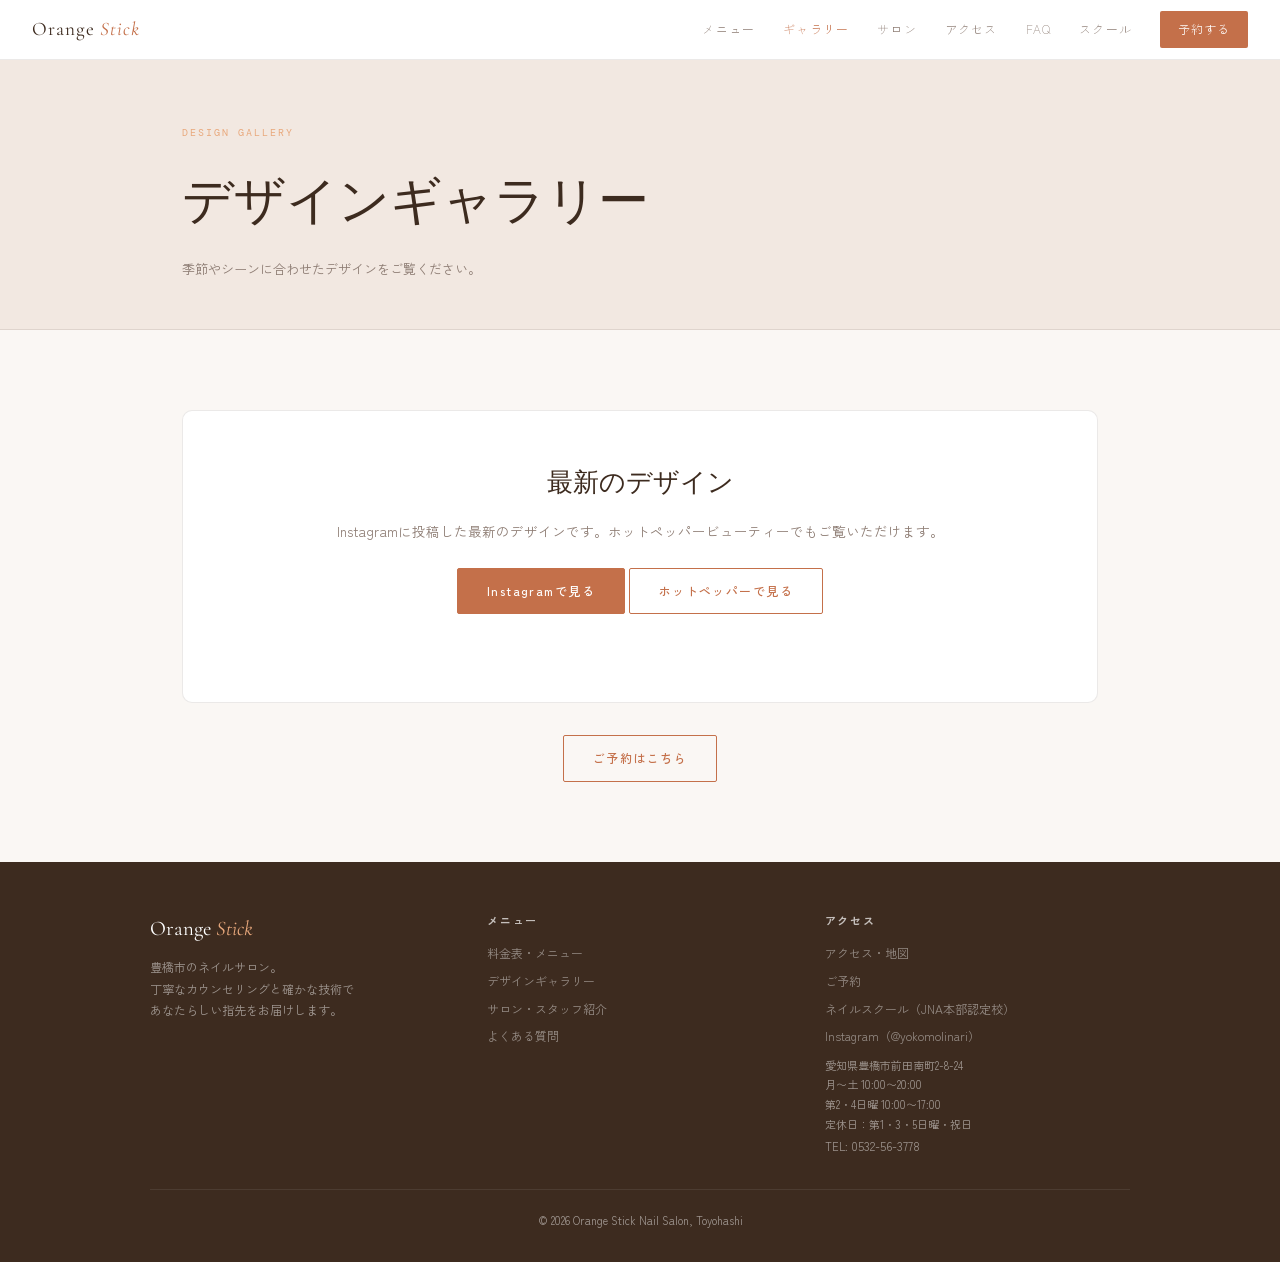
<file: gallery.html>
<!DOCTYPE html>
<html lang="ja">
<head>
<meta charset="UTF-8">
<meta name="viewport" content="width=device-width, initial-scale=1.0">
<meta name="description" content="豊橋のネイルサロン Orange Stickのネイルデザイン。Instagramに投稿した最新のジェルネイル・マグネットネイル・フットネイルのデザインをご覧いただけます。">
<link rel="canonical" href="https://orangestick360.com/gallery.html">
<meta property="og:type" content="website">
<meta property="og:title" content="デザインギャラリー｜豊橋のネイルサロン Orange Stick">
<meta property="og:description" content="豊橋のネイルサロン Orange Stickのネイルデザイン。Instagramに投稿した最新のジェルネイル・マグネットネイル・フットネイルのデザインをご覧いただけます。">
<meta property="og:url" content="https://orangestick360.com/gallery.html">
<meta property="og:image" content="https://orangestick360.com/images/hero.jpg">
<meta property="og:locale" content="ja_JP">
<title>デザインギャラリー｜豊橋のネイルサロン Orange Stick</title>
<link rel="preconnect" href="https://fonts.googleapis.com">
<link rel="preconnect" href="https://fonts.gstatic.com" crossorigin>
<link href="https://fonts.googleapis.com/css2?family=Cormorant+Garamond:ital,wght@0,300;0,400;0,600;1,300;1,400&family=Zen+Kaku+Gothic+New:wght@300;400;500&family=DM+Mono:wght@400;500&display=swap" rel="stylesheet">
<link rel="stylesheet" href="style.css">
<style>
.page-hero { background: var(--blush); padding: 4rem 0 3rem; border-bottom: 1px solid var(--rule); }
.page-hero h1 { font-family: var(--serif); font-weight: 300; font-size: clamp(2rem, 5vw, 3.2rem); margin-bottom: .5rem; }
.page-hero p { font-size: 13px; color: var(--stone); }

.filter-bar {
  display: flex; gap: .6rem; flex-wrap: wrap;
  margin-bottom: 2rem;
}
.filter-btn {
  font-family: var(--mono); font-size: 11px; letter-spacing: .1em;
  padding: .4rem 1rem; border-radius: 2px;
  border: 1px solid var(--rule);
  background: var(--white); color: var(--stone);
  cursor: pointer; transition: .2s;
}
.filter-btn:hover, .filter-btn.active {
  background: var(--terra); color: var(--white); border-color: var(--terra);
}

.gallery-grid {
  display: grid;
  grid-template-columns: repeat(3, 1fr);
  gap: 8px;
}
.g-item {
  position: relative; overflow: hidden;
  border-radius: 6px; cursor: pointer;
}
.g-item:nth-child(4n+1) { grid-column: span 2; }
.g-ph {
  width: 100%; aspect-ratio: 4/3;
  display: flex; align-items: center; justify-content: center;
  font-family: var(--mono); font-size: 10px; color: rgba(255,255,255,.3);
}
.g-item:nth-child(4n+1) .g-ph { aspect-ratio: 16/9; }
.g-overlay {
  position: absolute; inset: 0;
  background: rgba(61,43,31,0);
  display: flex; align-items: flex-end; padding: .75rem;
  transition: background .3s;
}
.g-item:hover .g-overlay { background: rgba(61,43,31,.45); }
.g-label {
  font-family: var(--mono); font-size: 10px; letter-spacing: .08em;
  color: rgba(255,255,255,0); background: rgba(0,0,0,.4);
  padding: 2px 8px; border-radius: 2px;
  transition: color .3s;
}
.g-item:hover .g-label { color: rgba(255,255,255,.9); }

/* color palettes for placeholder photos */
.c1{background:#D4A5A0;} .c2{background:#B8C4B0;} .c3{background:#C5B4D0;}
.c4{background:#C8B08A;} .c5{background:#A8B4C4;} .c6{background:#D4B8A0;}
.c7{background:#B4C8C0;} .c8{background:#D0B8C8;} .c9{background:#C8C4A8;}
.c10{background:#B8D4C8;} .c11{background:#D8C0A8;} .c12{background:#C0C4D4;}

.ig-banner {
  background: linear-gradient(135deg, #f9ce34, #ee2a7b, #6228d7);
  border-radius: 8px; padding: 2rem; text-align: center; color: #fff; margin-top: 3rem;
}
.ig-banner h3 { font-family: var(--serif); font-size: 1.6rem; font-weight: 300; margin-bottom: .5rem; }
.ig-banner p { font-size: 13px; opacity: .85; margin-bottom: 1.25rem; }
.ig-btn {
  display: inline-block; background: rgba(255,255,255,.2); border: 1px solid rgba(255,255,255,.5);
  color: #fff; font-family: var(--mono); font-size: 11px; letter-spacing: .1em;
  padding: .6rem 1.5rem; border-radius: 2px; text-decoration: none; transition: background .2s;
}
.ig-btn:hover { background: rgba(255,255,255,.35); }

@media (max-width:680px) {
  .gallery-grid { grid-template-columns: 1fr 1fr; }
  .g-item:nth-child(4n+1) { grid-column: span 2; }
}
</style>
<!-- Google tag (gtag.js) -->
<script async src="https://www.googletagmanager.com/gtag/js?id=AW-926962759"></script>
<script>
  window.dataLayer = window.dataLayer || [];
  function gtag(){dataLayer.push(arguments);}
  gtag('js', new Date());
  gtag('config', 'AW-926962759');
</script>
</head>
<body>
<nav>
  <a href="index.html" class="nav-logo">Orange <span>Stick</span></a>
  <div class="nav-links" id="nav-links">
    <a href="menu.html">メニュー</a>
    <a href="gallery.html" class="active">ギャラリー</a>
    <a href="salon.html">サロン</a>
    <a href="access.html">アクセス</a>
    <a href="faq.html">FAQ</a>
    <a href="https://school.orangestick360.com/" target="_blank">スクール</a>
    <a href="reserve.html" class="nav-reserve">予約する</a>
  </div>
  <button class="nav-hamburger" aria-label="メニュー" onclick="document.getElementById('nav-links').classList.toggle('open')">
    <svg width="22" height="22" viewBox="0 0 22 22" fill="none" stroke="#3D2B1F" stroke-width="1.5" stroke-linecap="round">
      <line x1="3" y1="7" x2="19" y2="7"/><line x1="3" y1="11" x2="19" y2="11"/><line x1="3" y1="15" x2="19" y2="15"/>
    </svg>
  </button>
</nav>

<div class="page-hero">
  <div class="container">
    <div class="sec-eyebrow">Design Gallery</div>
    <h1>デザインギャラリー</h1>
    <p>季節やシーンに合わせたデザインをご覧ください。</p>
  </div>
</div>

<section>
  <div class="container">
    <div class="reveal" style="background:var(--white);border:1px solid var(--rule);border-radius:10px;padding:3rem 2rem;text-align:center">
      <p style="font-family:var(--serif);font-size:1.6rem;font-weight:300;margin-bottom:.75rem">最新のデザイン</p>
      <p style="font-size:13.5px;color:var(--stone);margin-bottom:1.5rem">Instagramに投稿した最新のデザインです。ホットペッパービューティーでもご覧いただけます。</p>
      <a href="https://www.instagram.com/yokomolinari/" target="_blank" class="btn btn-primary">Instagramで見る</a>
      <a href="https://beauty.hotpepper.jp/kr/slnH000633791/" target="_blank" class="btn btn-outline">ホットペッパーで見る</a>
      <div id="ig-feed" style="margin-top:2.5rem;text-align:left"><behold-widget feed-id="ViMTloHJNmNZcqWR6kQf"></behold-widget>
<script>
  (() => {
    if(window.__bhldScript)return;window.__bhldScript=true;
    const d=document,s=d.createElement("script");s.type="module";
    s.src="https://w.behold.so/widget.js";setTimeout(()=>{d.head.append(s);},0);
  })();
</script></div>
    </div>

    <div style="margin-top:2rem; text-align:center;">
      <a href="reserve.html" class="btn btn-outline">ご予約はこちら</a>
    </div>
  </div>
</section>

<footer>
  <div class="footer-inner">
    <div><div class="footer-logo">Orange <span>Stick</span></div><p class="footer-desc">豊橋市のネイルサロン。<br>丁寧なカウンセリングと確かな技術で<br>あなたらしい指先をお届けします。</p></div>
    <div class="footer-col"><h4>メニュー</h4><a href="menu.html">料金表・メニュー</a><a href="gallery.html">デザインギャラリー</a><a href="salon.html">サロン・スタッフ紹介</a><a href="faq.html">よくある質問</a></div>
    <div class="footer-col"><h4>アクセス</h4><a href="access.html">アクセス・地図</a><a href="reserve.html">ご予約</a><a href="https://school.orangestick360.com/" target="_blank">ネイルスクール（JNA本部認定校）</a><a href="https://www.instagram.com/yokomolinari/" target="_blank">Instagram（@yokomolinari）</a><p style="font-size:11px; margin-top:.5rem; line-height:1.8;">愛知県豊橋市前田南町2-8-24<br>月〜土 10:00〜20:00<br>第2・4日曜 10:00〜17:00<br>定休日：第1・3・5日曜・祝日<br>TEL: <a href="tel:0532563778" style="display:inline;color:inherit">0532-56-3778</a></p></div>
  </div>
  <div class="footer-bottom">© 2026 Orange Stick Nail Salon, Toyohashi</div>
</footer>
<script>
const obs = new IntersectionObserver(e => e.forEach(x => x.isIntersecting && x.target.classList.add('visible')), {threshold:.1});
document.querySelectorAll('.reveal').forEach((el,i)=>{el.style.transitionDelay=(i%3)*.1+'s';obs.observe(el);});
document.querySelectorAll('.filter-btn').forEach(btn => {
  btn.addEventListener('click', () => {
    document.querySelectorAll('.filter-btn').forEach(b => b.classList.remove('active'));
    btn.classList.add('active');
    const cat = btn.dataset.cat;
    document.querySelectorAll('.g-item').forEach(item => {
      item.style.display = (cat === 'all' || item.dataset.cat === cat) ? '' : 'none';
    });
  });
});
</script>
<script>
/* コンバージョン計測：Google広告で作成した各アクションの「ラベル」を '' の中に入れてください */
var OS_CONV = { tel: 'pHrhCLqW_LkdEMeogboD', line: 'gBUACL2W_LkdEMeogboD', hotpepper: 'vSeACMCW_LkdEMeogboD', form: '7LWKCMOW_LkdEMeogboD' };
function osTrack(kind){
  try{
    gtag('event', 'os_' + kind);
    if (OS_CONV[kind]) gtag('event', 'conversion', { send_to: 'AW-926962759/' + OS_CONV[kind] });
  }catch(e){}
}
document.addEventListener('click', function(e){
  var a = e.target.closest && e.target.closest('a'); if(!a) return;
  var h = a.getAttribute('href') || '';
  if (h.indexOf('tel:') === 0) osTrack('tel');
  else if (h.indexOf('line.me') > -1) osTrack('line');
  else if (h.indexOf('hotpepper.jp') > -1) osTrack('hotpepper');
  else if (h.indexOf('mailto:') === 0) osTrack('form');
});
</script>
</body>
</html>
</file>
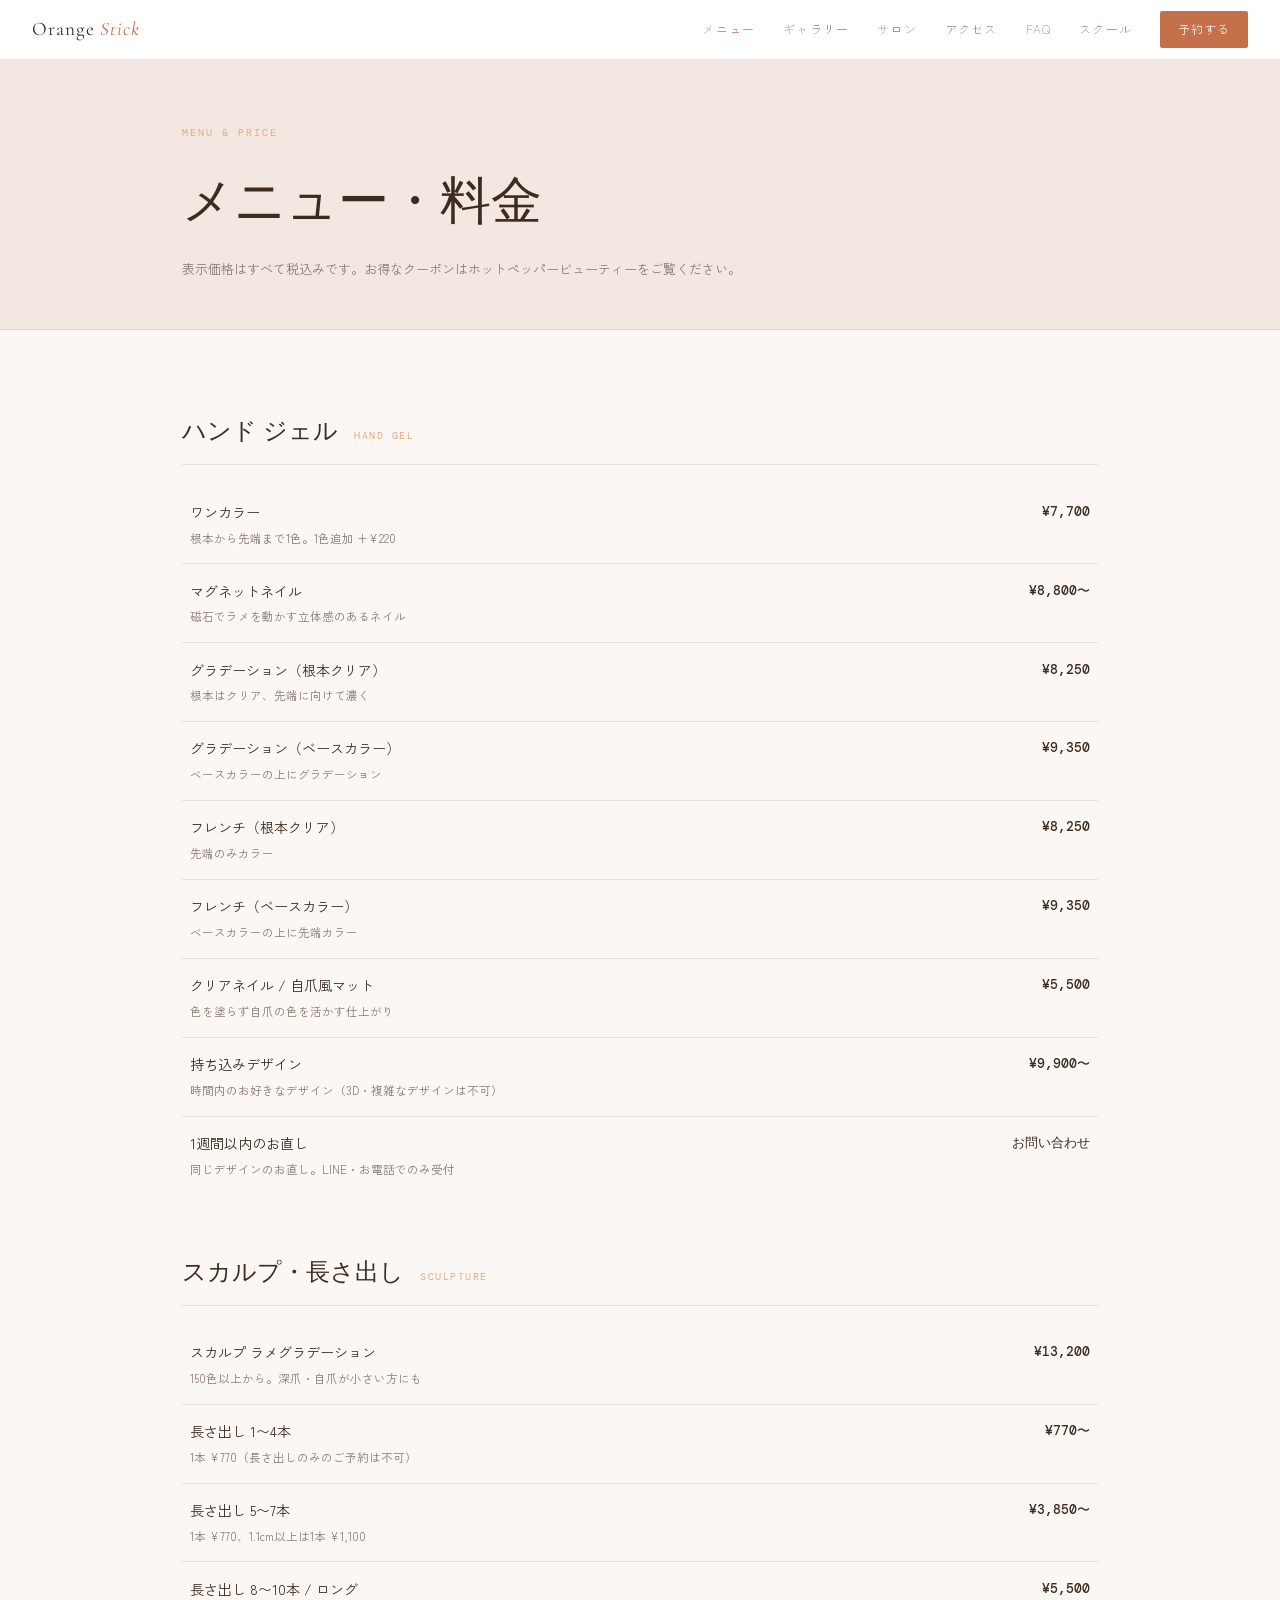
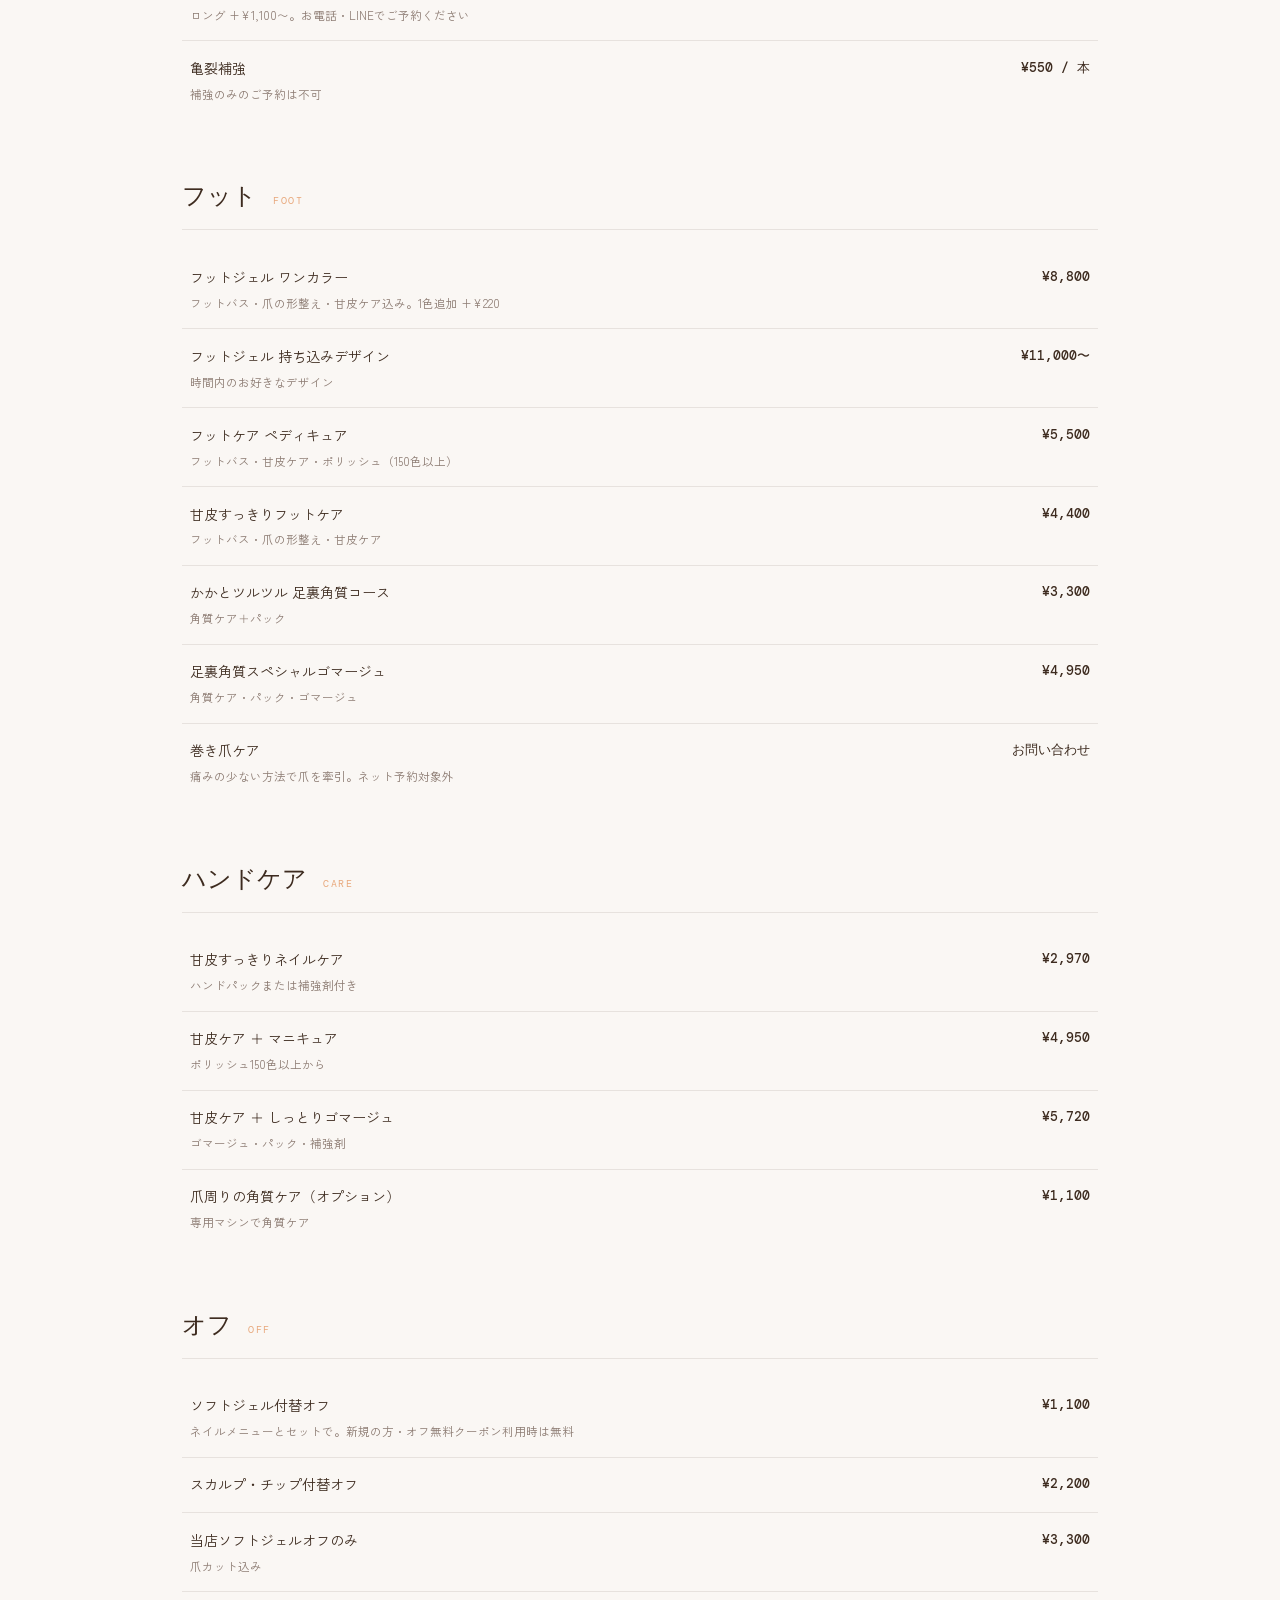
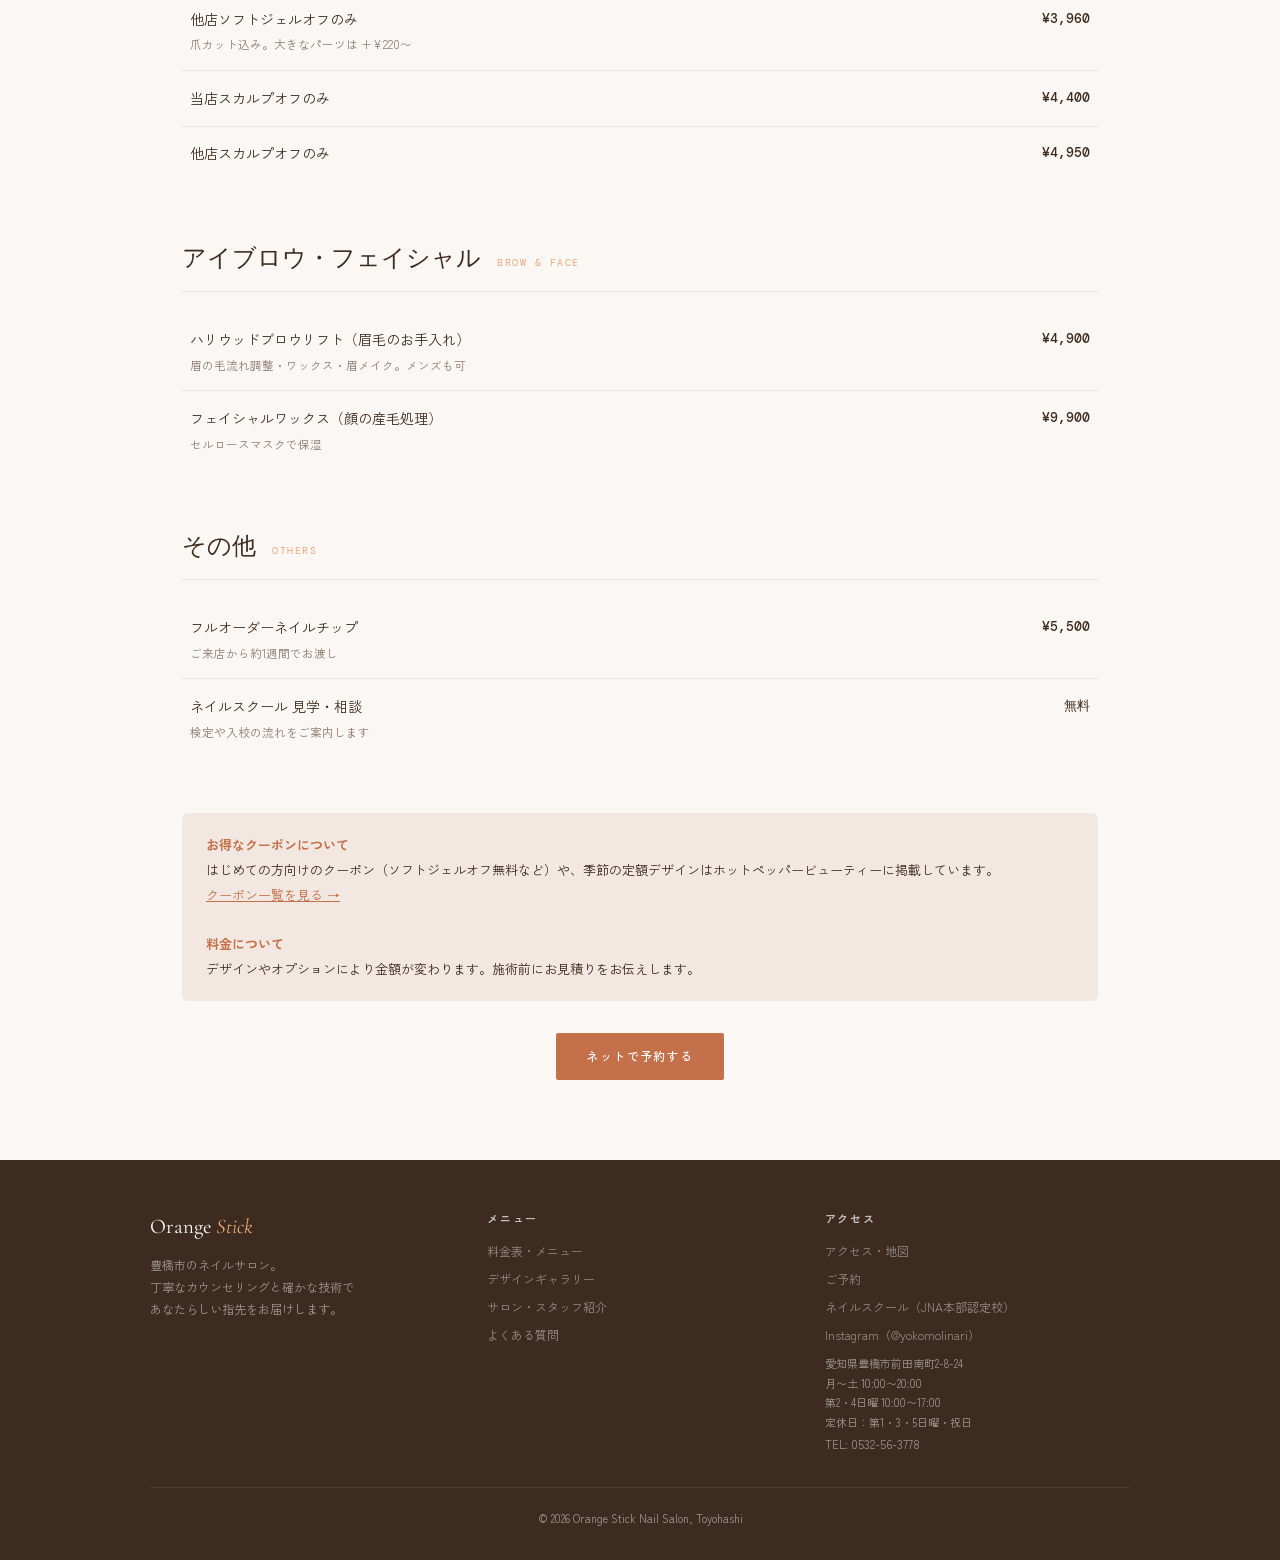
<file: menu.html>
<!DOCTYPE html>
<html lang="ja">
<head>
<meta charset="UTF-8">
<meta name="viewport" content="width=device-width, initial-scale=1.0">
<meta name="description" content="豊橋のネイルサロン Orange Stickのメニュー・料金表。ハンドジェル（ワンカラー・マグネット・グラデーション・フレンチ）、スカルプ・長さ出し、フットジェル、フットケアまで。表示はすべて税込。">
<link rel="canonical" href="https://orangestick360.com/menu.html">
<meta property="og:type" content="website">
<meta property="og:title" content="メニュー・料金｜豊橋のネイルサロン Orange Stick">
<meta property="og:description" content="豊橋のネイルサロン Orange Stickのメニュー・料金表。ハンドジェル（ワンカラー・マグネット・グラデーション・フレンチ）、スカルプ・長さ出し、フットジェル、フットケアまで。表示はすべて税込。">
<meta property="og:url" content="https://orangestick360.com/menu.html">
<meta property="og:image" content="https://orangestick360.com/images/hero.jpg">
<meta property="og:locale" content="ja_JP">
<title>メニュー・料金｜豊橋のネイルサロン Orange Stick</title>
<link rel="preconnect" href="https://fonts.googleapis.com">
<link rel="preconnect" href="https://fonts.gstatic.com" crossorigin>
<link href="https://fonts.googleapis.com/css2?family=Cormorant+Garamond:ital,wght@0,300;0,400;0,600;1,300;1,400&family=Zen+Kaku+Gothic+New:wght@300;400;500&family=DM+Mono:wght@400;500&display=swap" rel="stylesheet">
<link rel="stylesheet" href="style.css">
<style>
.page-hero { background: var(--blush); padding: 4rem 0 3rem; border-bottom: 1px solid var(--rule); }
.page-hero h1 { font-family: var(--serif); font-weight: 300; font-size: clamp(2rem, 5vw, 3.2rem); margin-bottom: .5rem; }
.page-hero p { font-size: 13px; color: var(--stone); }

.menu-cat { margin-bottom: 3.5rem; }
.menu-cat-title {
  font-family: var(--serif); font-weight: 400; font-size: 1.5rem;
  border-bottom: 1px solid var(--rule);
  padding-bottom: .6rem; margin-bottom: 1.25rem;
  display: flex; align-items: baseline; gap: 1rem;
}
.menu-cat-title span { font-family: var(--mono); font-size: 10px; letter-spacing: .15em; color: var(--peach); text-transform: uppercase; }
.menu-table { width: 100%; border-collapse: collapse; }
.menu-table tr { border-bottom: 1px solid var(--rule); }
.menu-table tr:last-child { border-bottom: none; }
.menu-table td { padding: .9rem .5rem; font-size: 14px; vertical-align: top; }
.menu-table td:first-child { width: 55%; }
.menu-table td:last-child { text-align: right; font-family: var(--mono); font-size: 13px; font-weight: 500; white-space: nowrap; }
.menu-table .menu-sub { font-size: 11.5px; color: var(--stone); margin-top: 2px; }
.menu-table .menu-time { font-size: 11px; color: var(--peach); margin-top: 2px; font-family: var(--mono); }

.option-grid { display: grid; grid-template-columns: repeat(3, 1fr); gap: 1px; background: var(--rule); border: 1px solid var(--rule); }
.option-item { background: var(--white); padding: 1.25rem 1rem; }
.option-name { font-size: 13px; font-weight: 500; margin-bottom: 3px; }
.option-price { font-family: var(--mono); font-size: 12px; color: var(--terra); }
.option-desc { font-size: 11px; color: var(--stone); margin-top: 4px; line-height: 1.7; }

.notice-box { background: var(--blush); border-radius: 6px; padding: 1.25rem 1.5rem; font-size: 13px; line-height: 1.9; color: var(--deep); margin-top: 3rem; }
.notice-box strong { color: var(--terra); }

@media (max-width: 680px) {
  .option-grid { grid-template-columns: 1fr 1fr; }
  .menu-table td { padding: .75rem .3rem; font-size: 13px; }
}
</style>
<!-- Google tag (gtag.js) -->
<script async src="https://www.googletagmanager.com/gtag/js?id=AW-926962759"></script>
<script>
  window.dataLayer = window.dataLayer || [];
  function gtag(){dataLayer.push(arguments);}
  gtag('js', new Date());
  gtag('config', 'AW-926962759');
</script>
</head>
<body>
<nav>
  <a href="index.html" class="nav-logo">Orange <span>Stick</span></a>
  <div class="nav-links" id="nav-links">
    <a href="menu.html" class="active">メニュー</a>
    <a href="gallery.html">ギャラリー</a>
    <a href="salon.html">サロン</a>
    <a href="access.html">アクセス</a>
    <a href="faq.html">FAQ</a>
    <a href="https://school.orangestick360.com/" target="_blank">スクール</a>
    <a href="reserve.html" class="nav-reserve">予約する</a>
  </div>
  <button class="nav-hamburger" aria-label="メニュー" onclick="document.getElementById('nav-links').classList.toggle('open')">
    <svg width="22" height="22" viewBox="0 0 22 22" fill="none" stroke="#3D2B1F" stroke-width="1.5" stroke-linecap="round">
      <line x1="3" y1="7" x2="19" y2="7"/><line x1="3" y1="11" x2="19" y2="11"/><line x1="3" y1="15" x2="19" y2="15"/>
    </svg>
  </button>
</nav>

<div class="page-hero">
  <div class="container">
    <div class="sec-eyebrow">Menu &amp; Price</div>
    <h1>メニュー・料金</h1>
    <p>表示価格はすべて税込みです。お得なクーポンはホットペッパービューティーをご覧ください。</p>
  </div>
</div>

<section>
  <div class="container">

    <div class="menu-cat reveal">
      <div class="menu-cat-title">ハンド ジェル <span>Hand Gel</span></div>
      <table class="menu-table">
        <tr>
          <td>
            ワンカラー
            <div class="menu-sub">根本から先端まで1色。1色追加 +¥220</div>
          </td>
          <td>¥7,700</td>
        </tr>
        <tr>
          <td>
            マグネットネイル
            <div class="menu-sub">磁石でラメを動かす立体感のあるネイル</div>
          </td>
          <td>¥8,800〜</td>
        </tr>
        <tr>
          <td>
            グラデーション（根本クリア）
            <div class="menu-sub">根本はクリア、先端に向けて濃く</div>
          </td>
          <td>¥8,250</td>
        </tr>
        <tr>
          <td>
            グラデーション（ベースカラー）
            <div class="menu-sub">ベースカラーの上にグラデーション</div>
          </td>
          <td>¥9,350</td>
        </tr>
        <tr>
          <td>
            フレンチ（根本クリア）
            <div class="menu-sub">先端のみカラー</div>
          </td>
          <td>¥8,250</td>
        </tr>
        <tr>
          <td>
            フレンチ（ベースカラー）
            <div class="menu-sub">ベースカラーの上に先端カラー</div>
          </td>
          <td>¥9,350</td>
        </tr>
        <tr>
          <td>
            クリアネイル / 自爪風マット
            <div class="menu-sub">色を塗らず自爪の色を活かす仕上がり</div>
          </td>
          <td>¥5,500</td>
        </tr>
        <tr>
          <td>
            持ち込みデザイン
            <div class="menu-sub">時間内のお好きなデザイン（3D・複雑なデザインは不可）</div>
          </td>
          <td>¥9,900〜</td>
        </tr>
        <tr>
          <td>
            1週間以内のお直し
            <div class="menu-sub">同じデザインのお直し。LINE・お電話でのみ受付</div>
          </td>
          <td>お問い合わせ</td>
        </tr>
      </table>
    </div>

    <div class="menu-cat reveal">
      <div class="menu-cat-title">スカルプ・長さ出し <span>Sculpture</span></div>
      <table class="menu-table">
        <tr>
          <td>
            スカルプ ラメグラデーション
            <div class="menu-sub">150色以上から。深爪・自爪が小さい方にも</div>
          </td>
          <td>¥13,200</td>
        </tr>
        <tr>
          <td>
            長さ出し 1〜4本
            <div class="menu-sub">1本 ¥770（長さ出しのみのご予約は不可）</div>
          </td>
          <td>¥770〜</td>
        </tr>
        <tr>
          <td>
            長さ出し 5〜7本
            <div class="menu-sub">1本 ¥770、1.1cm以上は1本 ¥1,100</div>
          </td>
          <td>¥3,850〜</td>
        </tr>
        <tr>
          <td>
            長さ出し 8〜10本 / ロング
            <div class="menu-sub">ロング +¥1,100〜。お電話・LINEでご予約ください</div>
          </td>
          <td>¥5,500</td>
        </tr>
        <tr>
          <td>
            亀裂補強
            <div class="menu-sub">補強のみのご予約は不可</div>
          </td>
          <td>¥550 / 本</td>
        </tr>
      </table>
    </div>

    <div class="menu-cat reveal">
      <div class="menu-cat-title">フット <span>Foot</span></div>
      <table class="menu-table">
        <tr>
          <td>
            フットジェル ワンカラー
            <div class="menu-sub">フットバス・爪の形整え・甘皮ケア込み。1色追加 +¥220</div>
          </td>
          <td>¥8,800</td>
        </tr>
        <tr>
          <td>
            フットジェル 持ち込みデザイン
            <div class="menu-sub">時間内のお好きなデザイン</div>
          </td>
          <td>¥11,000〜</td>
        </tr>
        <tr>
          <td>
            フットケア ペディキュア
            <div class="menu-sub">フットバス・甘皮ケア・ポリッシュ（150色以上）</div>
          </td>
          <td>¥5,500</td>
        </tr>
        <tr>
          <td>
            甘皮すっきりフットケア
            <div class="menu-sub">フットバス・爪の形整え・甘皮ケア</div>
          </td>
          <td>¥4,400</td>
        </tr>
        <tr>
          <td>
            かかとツルツル 足裏角質コース
            <div class="menu-sub">角質ケア＋パック</div>
          </td>
          <td>¥3,300</td>
        </tr>
        <tr>
          <td>
            足裏角質スペシャルゴマージュ
            <div class="menu-sub">角質ケア・パック・ゴマージュ</div>
          </td>
          <td>¥4,950</td>
        </tr>
        <tr>
          <td>
            巻き爪ケア
            <div class="menu-sub">痛みの少ない方法で爪を牽引。ネット予約対象外</div>
          </td>
          <td>お問い合わせ</td>
        </tr>
      </table>
    </div>

    <div class="menu-cat reveal">
      <div class="menu-cat-title">ハンドケア <span>Care</span></div>
      <table class="menu-table">
        <tr>
          <td>
            甘皮すっきりネイルケア
            <div class="menu-sub">ハンドパックまたは補強剤付き</div>
          </td>
          <td>¥2,970</td>
        </tr>
        <tr>
          <td>
            甘皮ケア ＋ マニキュア
            <div class="menu-sub">ポリッシュ150色以上から</div>
          </td>
          <td>¥4,950</td>
        </tr>
        <tr>
          <td>
            甘皮ケア ＋ しっとりゴマージュ
            <div class="menu-sub">ゴマージュ・パック・補強剤</div>
          </td>
          <td>¥5,720</td>
        </tr>
        <tr>
          <td>
            爪周りの角質ケア（オプション）
            <div class="menu-sub">専用マシンで角質ケア</div>
          </td>
          <td>¥1,100</td>
        </tr>
      </table>
    </div>

    <div class="menu-cat reveal">
      <div class="menu-cat-title">オフ <span>Off</span></div>
      <table class="menu-table">
        <tr>
          <td>
            ソフトジェル付替オフ
            <div class="menu-sub">ネイルメニューとセットで。新規の方・オフ無料クーポン利用時は無料</div>
          </td>
          <td>¥1,100</td>
        </tr>
        <tr>
          <td>
            スカルプ・チップ付替オフ
          </td>
          <td>¥2,200</td>
        </tr>
        <tr>
          <td>
            当店ソフトジェルオフのみ
            <div class="menu-sub">爪カット込み</div>
          </td>
          <td>¥3,300</td>
        </tr>
        <tr>
          <td>
            他店ソフトジェルオフのみ
            <div class="menu-sub">爪カット込み。大きなパーツは +¥220〜</div>
          </td>
          <td>¥3,960</td>
        </tr>
        <tr>
          <td>
            当店スカルプオフのみ
          </td>
          <td>¥4,400</td>
        </tr>
        <tr>
          <td>
            他店スカルプオフのみ
          </td>
          <td>¥4,950</td>
        </tr>
      </table>
    </div>

    <div class="menu-cat reveal">
      <div class="menu-cat-title">アイブロウ・フェイシャル <span>Brow &amp; Face</span></div>
      <table class="menu-table">
        <tr>
          <td>
            ハリウッドブロウリフト（眉毛のお手入れ）
            <div class="menu-sub">眉の毛流れ調整・ワックス・眉メイク。メンズも可</div>
          </td>
          <td>¥4,900</td>
        </tr>
        <tr>
          <td>
            フェイシャルワックス（顔の産毛処理）
            <div class="menu-sub">セルロースマスクで保湿</div>
          </td>
          <td>¥9,900</td>
        </tr>
      </table>
    </div>

    <div class="menu-cat reveal">
      <div class="menu-cat-title">その他 <span>Others</span></div>
      <table class="menu-table">
        <tr>
          <td>
            フルオーダーネイルチップ
            <div class="menu-sub">ご来店から約1週間でお渡し</div>
          </td>
          <td>¥5,500</td>
        </tr>
        <tr>
          <td>
            ネイルスクール 見学・相談
            <div class="menu-sub">検定や入校の流れをご案内します</div>
          </td>
          <td>無料</td>
        </tr>
      </table>
    </div>

    <div class="notice-box reveal">
      <strong>お得なクーポンについて</strong><br>
      はじめての方向けのクーポン（ソフトジェルオフ無料など）や、季節の定額デザインはホットペッパービューティーに掲載しています。<br>
      <a href="https://beauty.hotpepper.jp/kr/slnH000633791/coupon/" target="_blank" style="color:var(--terra)">クーポン一覧を見る →</a><br><br>
      <strong>料金について</strong><br>
      デザインやオプションにより金額が変わります。施術前にお見積りをお伝えします。
    </div>

    <div style="margin-top: 2rem; text-align:center;">
      <a href="https://beauty.hotpepper.jp/kr/slnH000633791/" target="_blank" class="btn btn-primary">ネットで予約する</a>
    </div>
  </div>
</section>

<footer>
  <div class="footer-inner">
    <div><div class="footer-logo">Orange <span>Stick</span></div><p class="footer-desc">豊橋市のネイルサロン。<br>丁寧なカウンセリングと確かな技術で<br>あなたらしい指先をお届けします。</p></div>
    <div class="footer-col"><h4>メニュー</h4><a href="menu.html">料金表・メニュー</a><a href="gallery.html">デザインギャラリー</a><a href="salon.html">サロン・スタッフ紹介</a><a href="faq.html">よくある質問</a></div>
    <div class="footer-col"><h4>アクセス</h4><a href="access.html">アクセス・地図</a><a href="reserve.html">ご予約</a><a href="https://school.orangestick360.com/" target="_blank">ネイルスクール（JNA本部認定校）</a><a href="https://www.instagram.com/yokomolinari/" target="_blank">Instagram（@yokomolinari）</a><p style="font-size:11px; margin-top:.5rem; line-height:1.8;">愛知県豊橋市前田南町2-8-24<br>月〜土 10:00〜20:00<br>第2・4日曜 10:00〜17:00<br>定休日：第1・3・5日曜・祝日<br>TEL: <a href="tel:0532563778" style="display:inline;color:inherit">0532-56-3778</a></p></div>
  </div>
  <div class="footer-bottom">© 2026 Orange Stick Nail Salon, Toyohashi</div>
</footer>
<script>
const obs = new IntersectionObserver(e => e.forEach(x => x.isIntersecting && x.target.classList.add('visible')), { threshold: .1 });
document.querySelectorAll('.reveal').forEach((el,i) => { el.style.transitionDelay = (i%3)*.1+'s'; obs.observe(el); });
</script>
<script>
/* コンバージョン計測：Google広告で作成した各アクションの「ラベル」を '' の中に入れてください */
var OS_CONV = { tel: 'pHrhCLqW_LkdEMeogboD', line: 'gBUACL2W_LkdEMeogboD', hotpepper: 'vSeACMCW_LkdEMeogboD', form: '7LWKCMOW_LkdEMeogboD' };
function osTrack(kind){
  try{
    gtag('event', 'os_' + kind);
    if (OS_CONV[kind]) gtag('event', 'conversion', { send_to: 'AW-926962759/' + OS_CONV[kind] });
  }catch(e){}
}
document.addEventListener('click', function(e){
  var a = e.target.closest && e.target.closest('a'); if(!a) return;
  var h = a.getAttribute('href') || '';
  if (h.indexOf('tel:') === 0) osTrack('tel');
  else if (h.indexOf('line.me') > -1) osTrack('line');
  else if (h.indexOf('hotpepper.jp') > -1) osTrack('hotpepper');
  else if (h.indexOf('mailto:') === 0) osTrack('form');
});
</script>
</body>
</html>
</file>
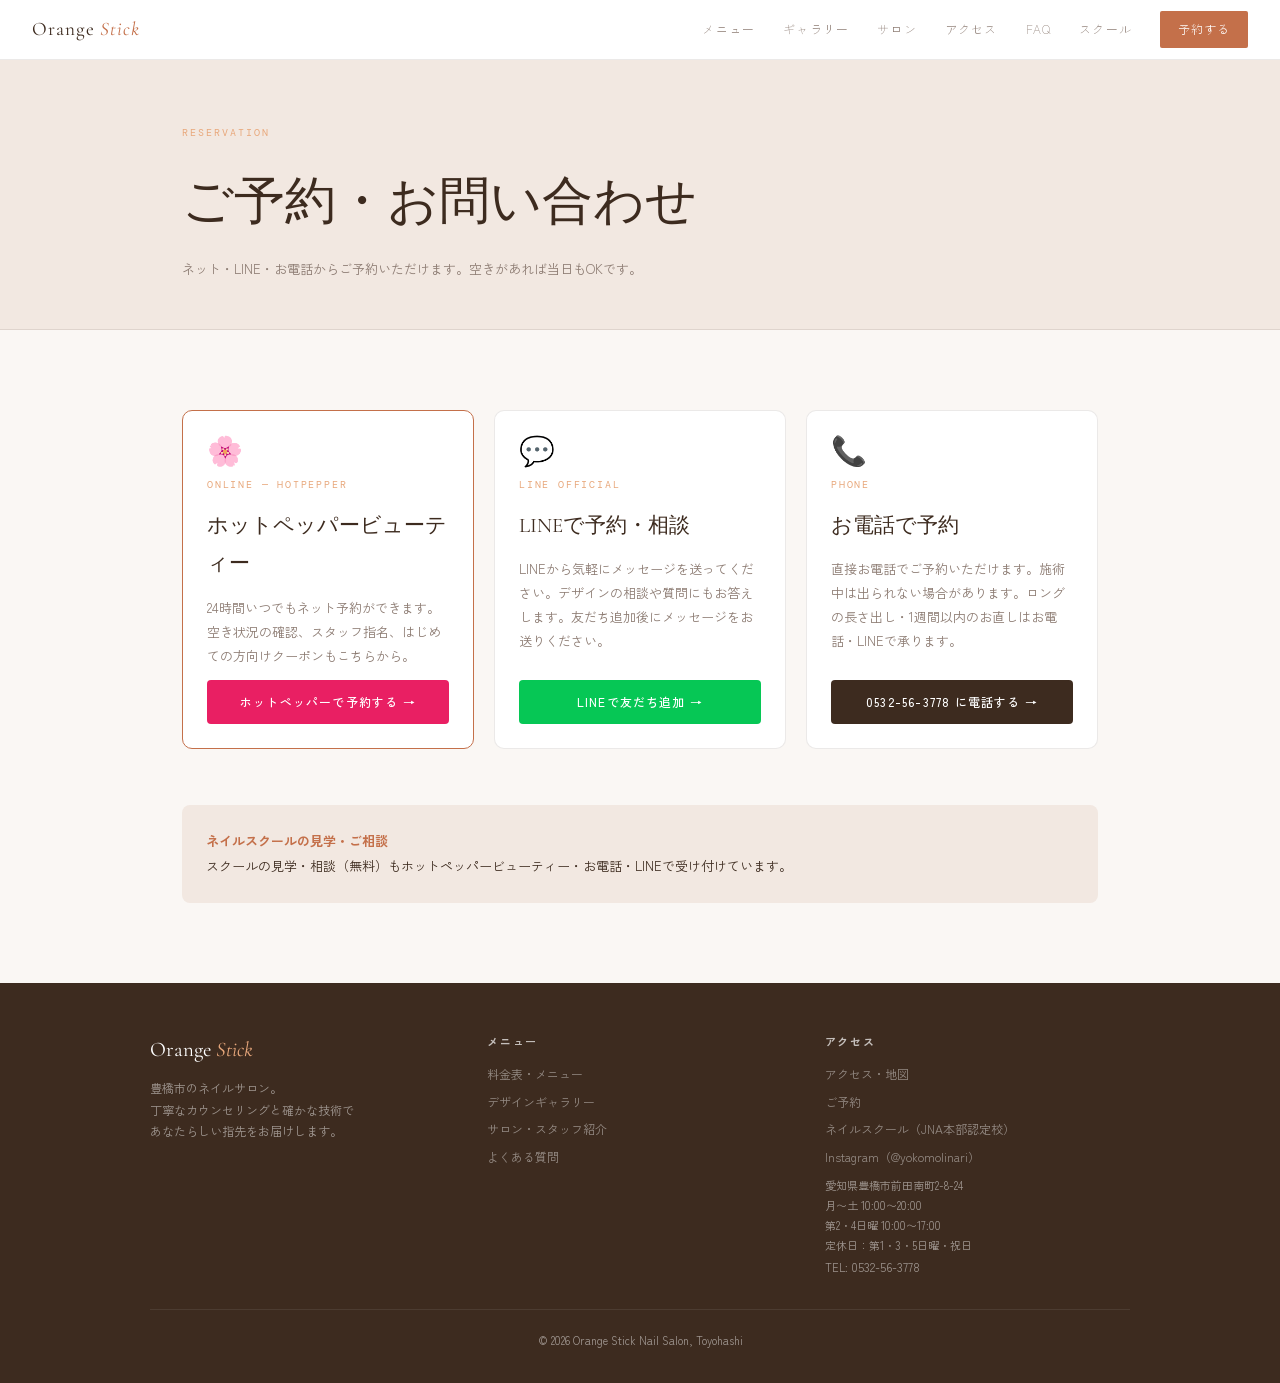
<file: reserve.html>
<!DOCTYPE html>
<html lang="ja">
<head>
<meta charset="UTF-8">
<meta name="viewport" content="width=device-width, initial-scale=1.0">
<meta name="description" content="豊橋のネイルサロン Orange Stickのご予約。ホットペッパービューティーのネット予約（24時間）、LINE、お電話（0532-56-3778）で受付中。空きがあれば当日予約もOKです。">
<link rel="canonical" href="https://orangestick360.com/reserve.html">
<meta property="og:type" content="website">
<meta property="og:title" content="ご予約・お問い合わせ｜豊橋のネイルサロン Orange Stick">
<meta property="og:description" content="豊橋のネイルサロン Orange Stickのご予約。ホットペッパービューティーのネット予約（24時間）、LINE、お電話（0532-56-3778）で受付中。空きがあれば当日予約もOKです。">
<meta property="og:url" content="https://orangestick360.com/reserve.html">
<meta property="og:image" content="https://orangestick360.com/images/hero.jpg">
<meta property="og:locale" content="ja_JP">
<title>ご予約・お問い合わせ｜豊橋のネイルサロン Orange Stick</title>
<link rel="preconnect" href="https://fonts.googleapis.com">
<link rel="preconnect" href="https://fonts.gstatic.com" crossorigin>
<link href="https://fonts.googleapis.com/css2?family=Cormorant+Garamond:ital,wght@0,300;0,400;0,600;1,300;1,400&family=Zen+Kaku+Gothic+New:wght@300;400;500&family=DM+Mono:wght@400;500&display=swap" rel="stylesheet">
<link rel="stylesheet" href="style.css">
<style>
.page-hero { background: var(--blush); padding: 4rem 0 3rem; border-bottom: 1px solid var(--rule); }
.page-hero h1 { font-family: var(--serif); font-weight: 300; font-size: clamp(2rem, 5vw, 3.2rem); margin-bottom: .5rem; }

/* METHOD CARDS */
.method-cards { display: grid; grid-template-columns: repeat(3,1fr); gap: 1.25rem; margin-bottom: 3.5rem; }
.method-card {
  border: 1px solid var(--rule); border-radius: 10px;
  padding: 1.5rem; background: var(--white);
  display: flex; flex-direction: column; gap: .75rem;
}
.method-card.featured { border-color: var(--terra); border-width: 1.5px; }
.method-icon { font-size: 1.8rem; line-height: 1; }
.method-label { font-family: var(--mono); font-size: 10px; letter-spacing: .18em; text-transform: uppercase; color: var(--peach); }
.method-title { font-family: var(--serif); font-size: 1.3rem; font-weight: 400; }
.method-desc { font-size: 13px; color: var(--stone); line-height: 1.85; flex: 1; }
.method-btn {
  display: block; text-align: center;
  font-family: var(--sans); font-size: 12px; font-weight: 500; letter-spacing: .1em;
  padding: .7rem; border-radius: 4px; text-decoration: none; transition: .2s;
}
.method-btn.hpb { background: #E91F63; color: #fff; }
.method-btn.hpb:hover { background: #c0155a; }
.method-btn.line { background: #06C755; color: #fff; }
.method-btn.line:hover { background: #04a847; }
.method-btn.tel { background: var(--deep); color: #fff; }
.method-btn.tel:hover { background: var(--terra); }
.method-btn.form-btn { background: var(--terra); color: #fff; }
.method-btn.form-btn:hover { background: var(--deep); }

/* FORM */
.form-section {
  background: var(--light); border-radius: 12px;
  padding: 2.5rem; margin-top: 1rem;
}
.form-section h2 { font-family: var(--serif); font-weight: 300; font-size: 1.8rem; margin-bottom: .5rem; }
.form-section p { font-size: 13px; color: var(--stone); margin-bottom: 2rem; }
.form-grid { display: grid; grid-template-columns: 1fr 1fr; gap: 1.25rem; }
.form-full { grid-column: span 2; }
.form-group { display: flex; flex-direction: column; gap: .4rem; }
.form-label {
  font-family: var(--mono); font-size: 10px; letter-spacing: .15em; text-transform: uppercase;
  color: var(--stone);
}
.form-label .req { color: var(--terra); margin-left: 2px; }
.form-input, .form-select, .form-textarea {
  font-family: var(--sans); font-size: 14px;
  padding: .65rem .85rem;
  border: 1px solid var(--rule); border-radius: 4px;
  background: var(--white); color: var(--deep);
  transition: border-color .2s;
  width: 100%;
}
.form-input:focus, .form-select:focus, .form-textarea:focus {
  outline: none; border-color: var(--peach);
}
.form-textarea { resize: vertical; min-height: 100px; }
.form-radio-group { display: flex; gap: 1.5rem; flex-wrap: wrap; margin-top: .2rem; }
.form-radio { display: flex; align-items: center; gap: .4rem; font-size: 14px; cursor: pointer; }
.form-radio input { accent-color: var(--terra); }
.form-submit {
  width: 100%; padding: .9rem;
  background: var(--terra); color: var(--white);
  border: none; border-radius: 4px;
  font-family: var(--sans); font-size: 14px; font-weight: 500; letter-spacing: .08em;
  cursor: pointer; transition: background .2s; margin-top: .5rem;
}
.form-submit:hover { background: var(--deep); }
.form-note { font-size: 11.5px; color: var(--stone); line-height: 1.8; margin-top: 1rem; }

/* SUCCESS */
.form-success {
  display: none; text-align: center; padding: 2.5rem 1rem;
}
.form-success h3 { font-family: var(--serif); font-size: 1.6rem; font-weight: 300; margin-bottom: .75rem; }
.form-success p { font-size: 13.5px; color: var(--stone); line-height: 1.85; }

@media (max-width:680px) {
  .method-cards { grid-template-columns: 1fr; }
  .form-grid { grid-template-columns: 1fr; }
  .form-full { grid-column: span 1; }
  .form-section { padding: 1.5rem; }
}
</style>
<!-- Google tag (gtag.js) -->
<script async src="https://www.googletagmanager.com/gtag/js?id=AW-926962759"></script>
<script>
  window.dataLayer = window.dataLayer || [];
  function gtag(){dataLayer.push(arguments);}
  gtag('js', new Date());
  gtag('config', 'AW-926962759');
</script>
</head>
<body>
<nav>
  <a href="index.html" class="nav-logo">Orange <span>Stick</span></a>
  <div class="nav-links" id="nav-links">
    <a href="menu.html">メニュー</a>
    <a href="gallery.html">ギャラリー</a>
    <a href="salon.html">サロン</a>
    <a href="access.html">アクセス</a>
    <a href="faq.html">FAQ</a>
    <a href="https://school.orangestick360.com/" target="_blank">スクール</a>
    <a href="reserve.html" class="nav-reserve active">予約する</a>
  </div>
  <button class="nav-hamburger" aria-label="メニュー" onclick="document.getElementById('nav-links').classList.toggle('open')">
    <svg width="22" height="22" viewBox="0 0 22 22" fill="none" stroke="#3D2B1F" stroke-width="1.5" stroke-linecap="round">
      <line x1="3" y1="7" x2="19" y2="7"/><line x1="3" y1="11" x2="19" y2="11"/><line x1="3" y1="15" x2="19" y2="15"/>
    </svg>
  </button>
</nav>

<div class="page-hero">
  <div class="container">
    <div class="sec-eyebrow">Reservation</div>
    <h1>ご予約・お問い合わせ</h1>
    <p style="font-size:13px; color:var(--stone);">ネット・LINE・お電話からご予約いただけます。空きがあれば当日もOKです。</p>
  </div>
</div>

<section>
  <div class="container">

    <!-- METHOD CARDS -->
    <div class="method-cards reveal">
      <div class="method-card featured">
        <div class="method-icon">🌸</div>
        <div class="method-label">Online — Hotpepper</div>
        <div class="method-title">ホットペッパービューティー</div>
        <div class="method-desc">24時間いつでもネット予約ができます。空き状況の確認、スタッフ指名、はじめての方向けクーポンもこちらから。</div>
        <a href="https://beauty.hotpepper.jp/kr/slnH000633791/" target="_blank" class="method-btn hpb">ホットペッパーで予約する →</a>
      </div>
      <div class="method-card">
        <div class="method-icon">💬</div>
        <div class="method-label">LINE Official</div>
        <div class="method-title">LINEで予約・相談</div>
        <div class="method-desc">LINEから気軽にメッセージを送ってください。デザインの相談や質問にもお答えします。友だち追加後にメッセージをお送りください。</div>
        <a href="https://line.me/ti/p/@977cdpja" target="_blank" class="method-btn line">LINEで友だち追加 →</a>
      </div>
      <div class="method-card">
        <div class="method-icon">📞</div>
        <div class="method-label">Phone</div>
        <div class="method-title">お電話で予約</div>
        <div class="method-desc">直接お電話でご予約いただけます。施術中は出られない場合があります。ロングの長さ出し・1週間以内のお直しはお電話・LINEで承ります。</div>
        <a href="tel:0532563778" class="method-btn tel">0532-56-3778 に電話する →</a>
      </div>
    </div>

    <div class="notice-box reveal" style="background:var(--blush);border-radius:8px;padding:1.5rem;font-size:13px;line-height:1.9">
      <strong style="color:var(--terra)">ネイルスクールの見学・ご相談</strong><br>
      スクールの見学・相談（無料）もホットペッパービューティー・お電話・LINEで受け付けています。
    </div>

  </div>
</section>

<footer>
  <div class="footer-inner">
    <div><div class="footer-logo">Orange <span>Stick</span></div><p class="footer-desc">豊橋市のネイルサロン。<br>丁寧なカウンセリングと確かな技術で<br>あなたらしい指先をお届けします。</p></div>
    <div class="footer-col"><h4>メニュー</h4><a href="menu.html">料金表・メニュー</a><a href="gallery.html">デザインギャラリー</a><a href="salon.html">サロン・スタッフ紹介</a><a href="faq.html">よくある質問</a></div>
    <div class="footer-col"><h4>アクセス</h4><a href="access.html">アクセス・地図</a><a href="reserve.html">ご予約</a><a href="https://school.orangestick360.com/" target="_blank">ネイルスクール（JNA本部認定校）</a><a href="https://www.instagram.com/yokomolinari/" target="_blank">Instagram（@yokomolinari）</a><p style="font-size:11px; margin-top:.5rem; line-height:1.8;">愛知県豊橋市前田南町2-8-24<br>月〜土 10:00〜20:00<br>第2・4日曜 10:00〜17:00<br>定休日：第1・3・5日曜・祝日<br>TEL: <a href="tel:0532563778" style="display:inline;color:inherit">0532-56-3778</a></p></div>
  </div>
  <div class="footer-bottom">© 2026 Orange Stick Nail Salon, Toyohashi</div>
</footer>
<script>
const obs = new IntersectionObserver(e=>e.forEach(x=>x.isIntersecting&&x.target.classList.add('visible')),{threshold:.1});
document.querySelectorAll('.reveal').forEach((el,i)=>{el.style.transitionDelay=(i%3)*.1+'s';obs.observe(el);});

</script>
<script>
/* コンバージョン計測：Google広告で作成した各アクションの「ラベル」を '' の中に入れてください */
var OS_CONV = { tel: 'pHrhCLqW_LkdEMeogboD', line: 'gBUACL2W_LkdEMeogboD', hotpepper: 'vSeACMCW_LkdEMeogboD', form: '7LWKCMOW_LkdEMeogboD' };
function osTrack(kind){
  try{
    gtag('event', 'os_' + kind);
    if (OS_CONV[kind]) gtag('event', 'conversion', { send_to: 'AW-926962759/' + OS_CONV[kind] });
  }catch(e){}
}
document.addEventListener('click', function(e){
  var a = e.target.closest && e.target.closest('a'); if(!a) return;
  var h = a.getAttribute('href') || '';
  if (h.indexOf('tel:') === 0) osTrack('tel');
  else if (h.indexOf('line.me') > -1) osTrack('line');
  else if (h.indexOf('hotpepper.jp') > -1) osTrack('hotpepper');
  else if (h.indexOf('mailto:') === 0) osTrack('form');
});
</script>
</body>
</html>
</file>
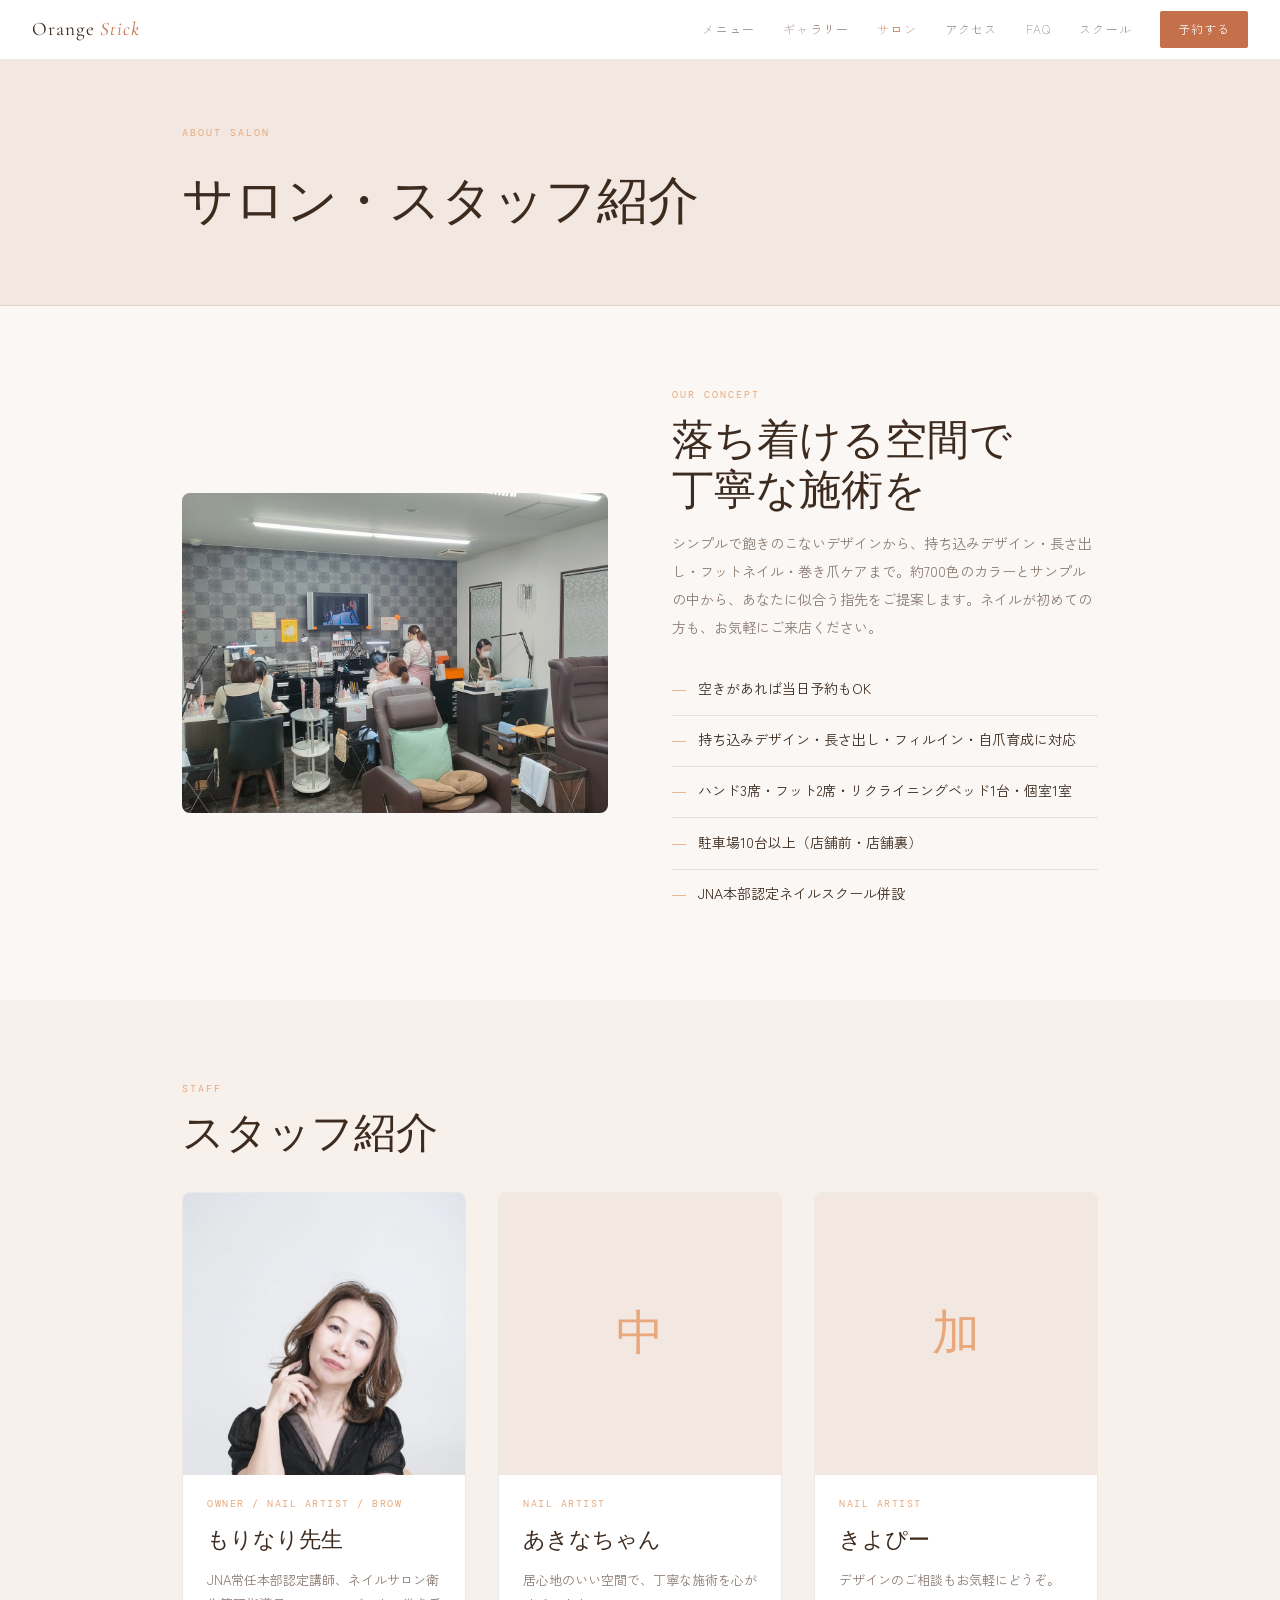
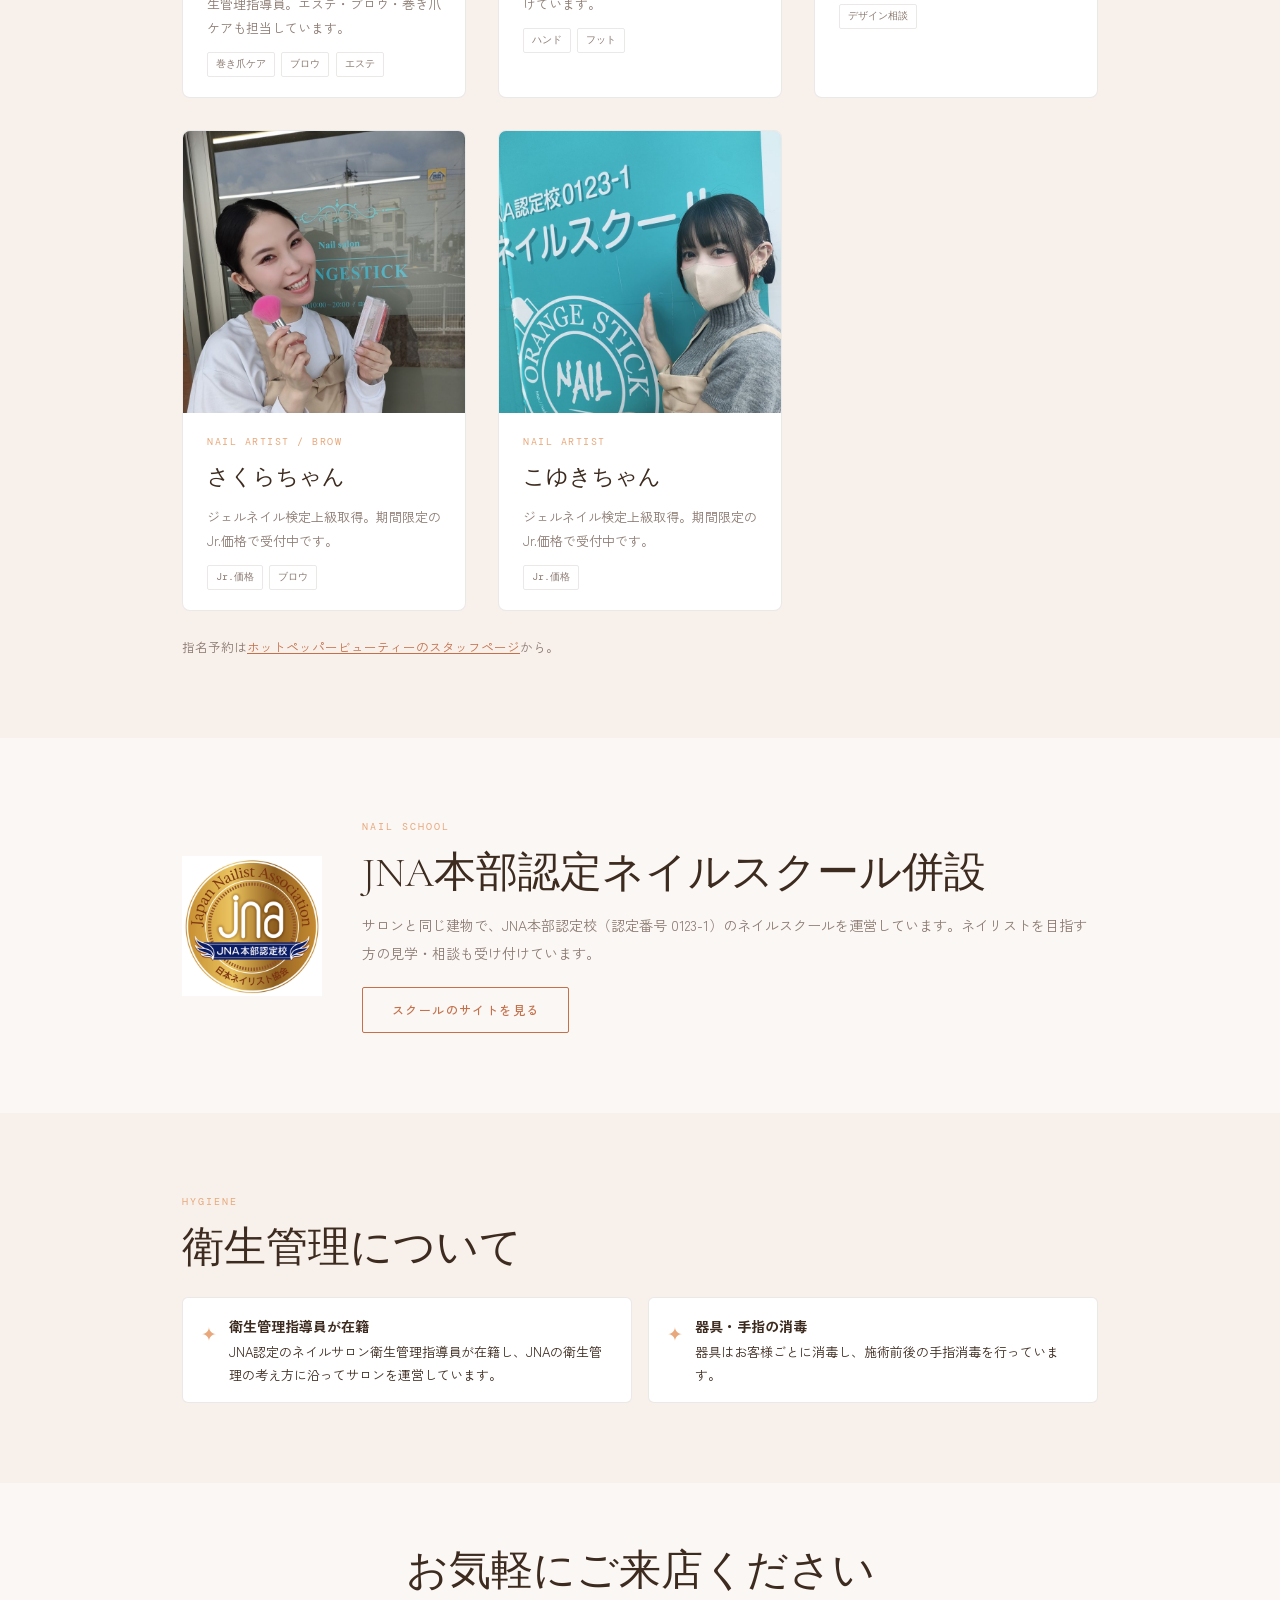
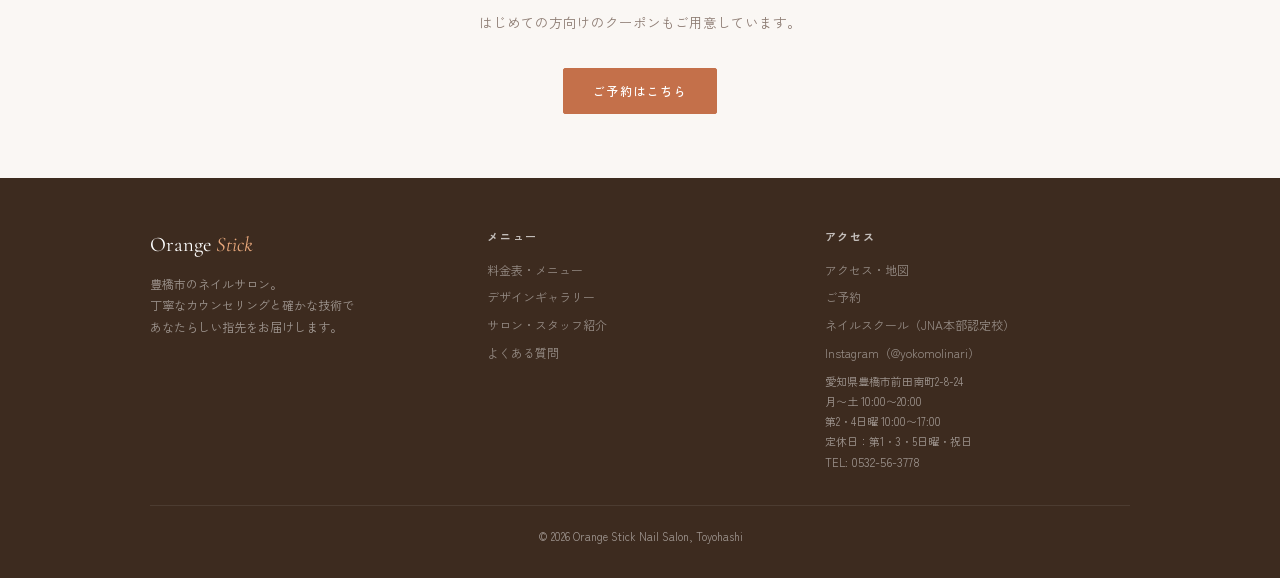
<file: salon.html>
<!DOCTYPE html>
<html lang="ja">
<head>
<meta charset="UTF-8">
<meta name="viewport" content="width=device-width, initial-scale=1.0">
<meta name="description" content="豊橋市前田南町のネイルサロン Orange Stickのサロンとスタッフ紹介。JNA常任本部認定講師・衛生管理指導員が在籍。ハンド3席・フット2席・個室あり、駐車場10台以上。">
<link rel="canonical" href="https://orangestick360.com/salon.html">
<meta property="og:type" content="website">
<meta property="og:title" content="サロン・スタッフ紹介｜豊橋のネイルサロン Orange Stick">
<meta property="og:description" content="豊橋市前田南町のネイルサロン Orange Stickのサロンとスタッフ紹介。JNA常任本部認定講師・衛生管理指導員が在籍。ハンド3席・フット2席・個室あり、駐車場10台以上。">
<meta property="og:url" content="https://orangestick360.com/salon.html">
<meta property="og:image" content="https://orangestick360.com/images/hero.jpg">
<meta property="og:locale" content="ja_JP">
<title>サロン・スタッフ紹介｜豊橋のネイルサロン Orange Stick</title>
<link rel="preconnect" href="https://fonts.googleapis.com">
<link rel="preconnect" href="https://fonts.gstatic.com" crossorigin>
<link href="https://fonts.googleapis.com/css2?family=Cormorant+Garamond:ital,wght@0,300;0,400;0,600;1,300;1,400&family=Zen+Kaku+Gothic+New:wght@300;400;500&family=DM+Mono:wght@400;500&display=swap" rel="stylesheet">
<link rel="stylesheet" href="style.css">
<style>
.page-hero { background: var(--blush); padding: 4rem 0 3rem; border-bottom: 1px solid var(--rule); }
.page-hero h1 { font-family: var(--serif); font-weight: 300; font-size: clamp(2rem, 5vw, 3.2rem); margin-bottom: .5rem; }

.salon-split { display: grid; grid-template-columns: 1fr 1fr; gap: 4rem; align-items: center; }
.salon-photo-ph img { width:100%; height:100%; object-fit:cover; display:block; }
.salon-photo-ph {
  aspect-ratio: 4/3; border-radius: 8px; overflow:hidden;
  background: var(--blush);
  display: flex; align-items: center; justify-content: center;
  color: var(--stone); font-family: var(--mono); font-size: 12px;
}
.feature-list { list-style: none; margin-top: 1.5rem; }
.feature-list li {
  display: flex; gap: .75rem; align-items: flex-start;
  padding: .7rem 0; border-bottom: 1px solid var(--rule);
  font-size: 14px;
}
.feature-list li:last-child { border-bottom: none; }
.feature-list li::before {
  content: '—';
  color: var(--peach); flex-shrink: 0; margin-top: 2px;
}

.staff-grid { display: grid; grid-template-columns: repeat(3, 1fr); gap: 2rem; margin-top: 2rem; }
.staff-card {
  background: var(--white);
  border: 1px solid var(--rule);
  border-radius: 8px;
  overflow: hidden;
}
.staff-photo img { width:100%; height:100%; object-fit:cover; object-position:center 20%; display:block; }
.staff-photo { font-family: var(--serif) !important; font-size: 3rem !important; color: var(--peach) !important;

  aspect-ratio: 1/1; overflow:hidden;
  background: var(--blush);
  display: flex; align-items: center; justify-content: center;
  color: var(--stone); font-family: var(--mono); font-size: 12px;
}
.staff-info { padding: 1.25rem 1.5rem; }
.staff-role { font-family: var(--mono); font-size: 10px; letter-spacing: .15em; text-transform: uppercase; color: var(--peach); margin-bottom: .3rem; }
.staff-name { font-family: var(--serif); font-size: 1.4rem; font-weight: 400; margin-bottom: .5rem; }
.staff-bio { font-size: 13px; color: var(--stone); line-height: 1.85; }
.staff-tags { display: flex; flex-wrap: wrap; gap: .4rem; margin-top: .75rem; }
.staff-tag { font-family: var(--mono); font-size: 10px; padding: 2px 8px; border: 1px solid var(--rule); border-radius: 2px; color: var(--stone); }

.gel-grid { display: grid; grid-template-columns: repeat(3,1fr); gap: 1px; background: var(--rule); border: 1px solid var(--rule); margin-top: 1.5rem; }
.gel-item { background: var(--white); padding: 1.1rem 1rem; }
.gel-name { font-size: 13px; font-weight: 500; margin-bottom: 3px; }
.gel-note { font-size: 11.5px; color: var(--stone); line-height: 1.7; }

.hygiene-grid { display: grid; grid-template-columns: repeat(2,1fr); gap: 1rem; margin-top: 1.5rem; }
.hy-item {
  background: var(--white); border: 1px solid var(--rule);
  border-radius: 6px; padding: 1rem 1.1rem;
  display: flex; gap: .75rem; align-items: flex-start;
}
.hy-icon { color: var(--peach); flex-shrink: 0; font-size: 1.2rem; margin-top: 2px; }
.hy-text { font-size: 13px; line-height: 1.75; }
.hy-text strong { display: block; font-size: 14px; margin-bottom: 2px; }

@media (max-width:680px) {
  .salon-split { grid-template-columns: 1fr; gap: 2rem; }
  .staff-grid { grid-template-columns: 1fr; }
  .staff-grid { grid-template-columns: 1fr 1fr !important; }
  .hygiene-grid { grid-template-columns: 1fr; }
}
</style>
<!-- Google tag (gtag.js) -->
<script async src="https://www.googletagmanager.com/gtag/js?id=AW-926962759"></script>
<script>
  window.dataLayer = window.dataLayer || [];
  function gtag(){dataLayer.push(arguments);}
  gtag('js', new Date());
  gtag('config', 'AW-926962759');
</script>
</head>
<body>
<nav>
  <a href="index.html" class="nav-logo">Orange <span>Stick</span></a>
  <div class="nav-links" id="nav-links">
    <a href="menu.html">メニュー</a>
    <a href="gallery.html">ギャラリー</a>
    <a href="salon.html" class="active">サロン</a>
    <a href="access.html">アクセス</a>
    <a href="faq.html">FAQ</a>
    <a href="https://school.orangestick360.com/" target="_blank">スクール</a>
    <a href="reserve.html" class="nav-reserve">予約する</a>
  </div>
  <button class="nav-hamburger" aria-label="メニュー" onclick="document.getElementById('nav-links').classList.toggle('open')">
    <svg width="22" height="22" viewBox="0 0 22 22" fill="none" stroke="#3D2B1F" stroke-width="1.5" stroke-linecap="round">
      <line x1="3" y1="7" x2="19" y2="7"/><line x1="3" y1="11" x2="19" y2="11"/><line x1="3" y1="15" x2="19" y2="15"/>
    </svg>
  </button>
</nav>

<div class="page-hero">
  <div class="container">
    <div class="sec-eyebrow">About Salon</div>
    <h1>サロン・スタッフ紹介</h1>
  </div>
</div>

<!-- SALON CONCEPT -->
<section>
  <div class="container">
    <div class="salon-split">
      <div class="reveal">
        <div class="salon-photo-ph"><img src="images/ネイルサロン豊橋1000031848.jpg" alt="ネイルケアの施術風景"></div>
      </div>
      <div class="reveal">
        <div class="sec-eyebrow">Our Concept</div>
        <h2 class="sec-h2">落ち着ける空間で<br>丁寧な施術を</h2>
        <p style="font-size:14px; color:var(--stone); line-height:2;">シンプルで飽きのこないデザインから、持ち込みデザイン・長さ出し・フットネイル・巻き爪ケアまで。約700色のカラーとサンプルの中から、あなたに似合う指先をご提案します。ネイルが初めての方も、お気軽にご来店ください。</p>
        <ul class="feature-list">
          <li>空きがあれば当日予約もOK</li>
          <li>持ち込みデザイン・長さ出し・フィルイン・自爪育成に対応</li>
          <li>ハンド3席・フット2席・リクライニングベッド1台・個室1室</li>
          <li>駐車場10台以上（店舗前・店舗裏）</li>
          <li>JNA本部認定ネイルスクール併設</li>
        </ul>
      </div>
    </div>
  </div>
</section>

<!-- STAFF -->
<section class="alt">
  <div class="container">
    <div class="sec-eyebrow">Staff</div>
    <h2 class="sec-h2 reveal">スタッフ紹介</h2>
    <div class="staff-grid">
      <div class="staff-card reveal">
        <div class="staff-photo"><img src="images/staff-morinari.jpg" alt="もりなり先生（オレンジスティック豊橋）" loading="lazy"></div>
        <div class="staff-info">
          <div class="staff-role">Owner / Nail Artist / Brow</div>
          <div class="staff-name">もりなり先生</div>
          <p class="staff-bio">JNA常任本部認定講師、ネイルサロン衛生管理指導員。エステ・ブロウ・巻き爪ケアも担当しています。</p>
          <div class="staff-tags"><span class="staff-tag">巻き爪ケア</span><span class="staff-tag">ブロウ</span><span class="staff-tag">エステ</span></div>
        </div>
      </div>
      <div class="staff-card reveal">
        <div class="staff-photo"><!-- 写真: <img src="images/staff-nakagami.jpg" alt="あきなちゃん"> -->中</div>
        <div class="staff-info">
          <div class="staff-role">Nail Artist</div>
          <div class="staff-name">あきなちゃん</div>
          <p class="staff-bio">居心地のいい空間で、丁寧な施術を心がけています。</p>
          <div class="staff-tags"><span class="staff-tag">ハンド</span><span class="staff-tag">フット</span></div>
        </div>
      </div>
      <div class="staff-card reveal">
        <div class="staff-photo"><!-- 写真: <img src="images/staff-kato.jpg" alt="きよぴー"> -->加</div>
        <div class="staff-info">
          <div class="staff-role">Nail Artist</div>
          <div class="staff-name">きよぴー</div>
          <p class="staff-bio">デザインのご相談もお気軽にどうぞ。</p>
          <div class="staff-tags"><span class="staff-tag">デザイン相談</span></div>
        </div>
      </div>
      <div class="staff-card reveal">
        <div class="staff-photo"><img src="images/staff-sakura.jpg" alt="さくらちゃん（オレンジスティック豊橋）" loading="lazy"></div>
        <div class="staff-info">
          <div class="staff-role">Nail Artist / Brow</div>
          <div class="staff-name">さくらちゃん</div>
          <p class="staff-bio">ジェルネイル検定上級取得。期間限定のJr.価格で受付中です。</p>
          <div class="staff-tags"><span class="staff-tag">Jr.価格</span><span class="staff-tag">ブロウ</span></div>
        </div>
      </div>
      <div class="staff-card reveal">
        <div class="staff-photo"><img src="images/staff-ingu.jpg" alt="こゆきちゃん（オレンジスティック豊橋）" loading="lazy"></div>
        <div class="staff-info">
          <div class="staff-role">Nail Artist</div>
          <div class="staff-name">こゆきちゃん</div>
          <p class="staff-bio">ジェルネイル検定上級取得。期間限定のJr.価格で受付中です。</p>
          <div class="staff-tags"><span class="staff-tag">Jr.価格</span></div>
        </div>
      </div>
    </div>
    <p style="font-size:12.5px;color:var(--stone);margin-top:1.5rem">指名予約は<a href="https://beauty.hotpepper.jp/kr/slnH000633791/staff/" target="_blank" style="color:var(--terra)">ホットペッパービューティーのスタッフページ</a>から。</p>
  </div>
</section>

<!-- SCHOOL -->
<section>
  <div class="container" style="display:grid;grid-template-columns:auto 1fr;gap:2.5rem;align-items:center">
    <img src="images/jna-badge.png" alt="JNA本部認定校" style="width:140px;height:140px" class="reveal">
    <div class="reveal">
      <div class="sec-eyebrow">Nail School</div>
      <h2 class="sec-h2">JNA本部認定ネイルスクール併設</h2>
      <p style="font-size:14px;color:var(--stone);line-height:2;margin-bottom:1.25rem">サロンと同じ建物で、JNA本部認定校（認定番号 0123-1）のネイルスクールを運営しています。ネイリストを目指す方の見学・相談も受け付けています。</p>
      <a href="https://school.orangestick360.com/" target="_blank" class="btn btn-outline">スクールのサイトを見る</a>
    </div>
  </div>
</section>

<!-- HYGIENE -->
<section class="alt">
  <div class="container">
    <div class="sec-eyebrow">Hygiene</div>
    <h2 class="sec-h2 reveal">衛生管理について</h2>
    <div class="hygiene-grid reveal">
      <div class="hy-item">
        <div class="hy-icon">✦</div>
        <div class="hy-text"><strong>衛生管理指導員が在籍</strong>JNA認定のネイルサロン衛生管理指導員が在籍し、JNAの衛生管理の考え方に沿ってサロンを運営しています。</div>
      </div>
      <div class="hy-item">
        <div class="hy-icon">✦</div>
        <div class="hy-text"><strong>器具・手指の消毒</strong>器具はお客様ごとに消毒し、施術前後の手指消毒を行っています。</div>
      </div>
    </div>
  </div>
</section>

<section style="text-align:center; padding: 4rem 0;">
  <div class="container">
    <h2 class="sec-h2 reveal">お気軽にご来店ください</h2>
    <p class="sec-lead reveal" style="margin: 0 auto 2rem;">はじめての方向けのクーポンもご用意しています。</p>
    <a href="reserve.html" class="btn btn-primary">ご予約はこちら</a>
  </div>
</section>

<footer>
  <div class="footer-inner">
    <div><div class="footer-logo">Orange <span>Stick</span></div><p class="footer-desc">豊橋市のネイルサロン。<br>丁寧なカウンセリングと確かな技術で<br>あなたらしい指先をお届けします。</p></div>
    <div class="footer-col"><h4>メニュー</h4><a href="menu.html">料金表・メニュー</a><a href="gallery.html">デザインギャラリー</a><a href="salon.html">サロン・スタッフ紹介</a><a href="faq.html">よくある質問</a></div>
    <div class="footer-col"><h4>アクセス</h4><a href="access.html">アクセス・地図</a><a href="reserve.html">ご予約</a><a href="https://school.orangestick360.com/" target="_blank">ネイルスクール（JNA本部認定校）</a><a href="https://www.instagram.com/yokomolinari/" target="_blank">Instagram（@yokomolinari）</a><p style="font-size:11px; margin-top:.5rem; line-height:1.8;">愛知県豊橋市前田南町2-8-24<br>月〜土 10:00〜20:00<br>第2・4日曜 10:00〜17:00<br>定休日：第1・3・5日曜・祝日<br>TEL: <a href="tel:0532563778" style="display:inline;color:inherit">0532-56-3778</a></p></div>
  </div>
  <div class="footer-bottom">© 2026 Orange Stick Nail Salon, Toyohashi</div>
</footer>
<script>
const obs = new IntersectionObserver(e=>e.forEach(x=>x.isIntersecting&&x.target.classList.add('visible')),{threshold:.1});
document.querySelectorAll('.reveal').forEach((el,i)=>{el.style.transitionDelay=(i%3)*.1+'s';obs.observe(el);});
</script>
<script>
/* コンバージョン計測：Google広告で作成した各アクションの「ラベル」を '' の中に入れてください */
var OS_CONV = { tel: 'pHrhCLqW_LkdEMeogboD', line: 'gBUACL2W_LkdEMeogboD', hotpepper: 'vSeACMCW_LkdEMeogboD', form: '7LWKCMOW_LkdEMeogboD' };
function osTrack(kind){
  try{
    gtag('event', 'os_' + kind);
    if (OS_CONV[kind]) gtag('event', 'conversion', { send_to: 'AW-926962759/' + OS_CONV[kind] });
  }catch(e){}
}
document.addEventListener('click', function(e){
  var a = e.target.closest && e.target.closest('a'); if(!a) return;
  var h = a.getAttribute('href') || '';
  if (h.indexOf('tel:') === 0) osTrack('tel');
  else if (h.indexOf('line.me') > -1) osTrack('line');
  else if (h.indexOf('hotpepper.jp') > -1) osTrack('hotpepper');
  else if (h.indexOf('mailto:') === 0) osTrack('form');
});
</script>
</body>
</html>
</file>
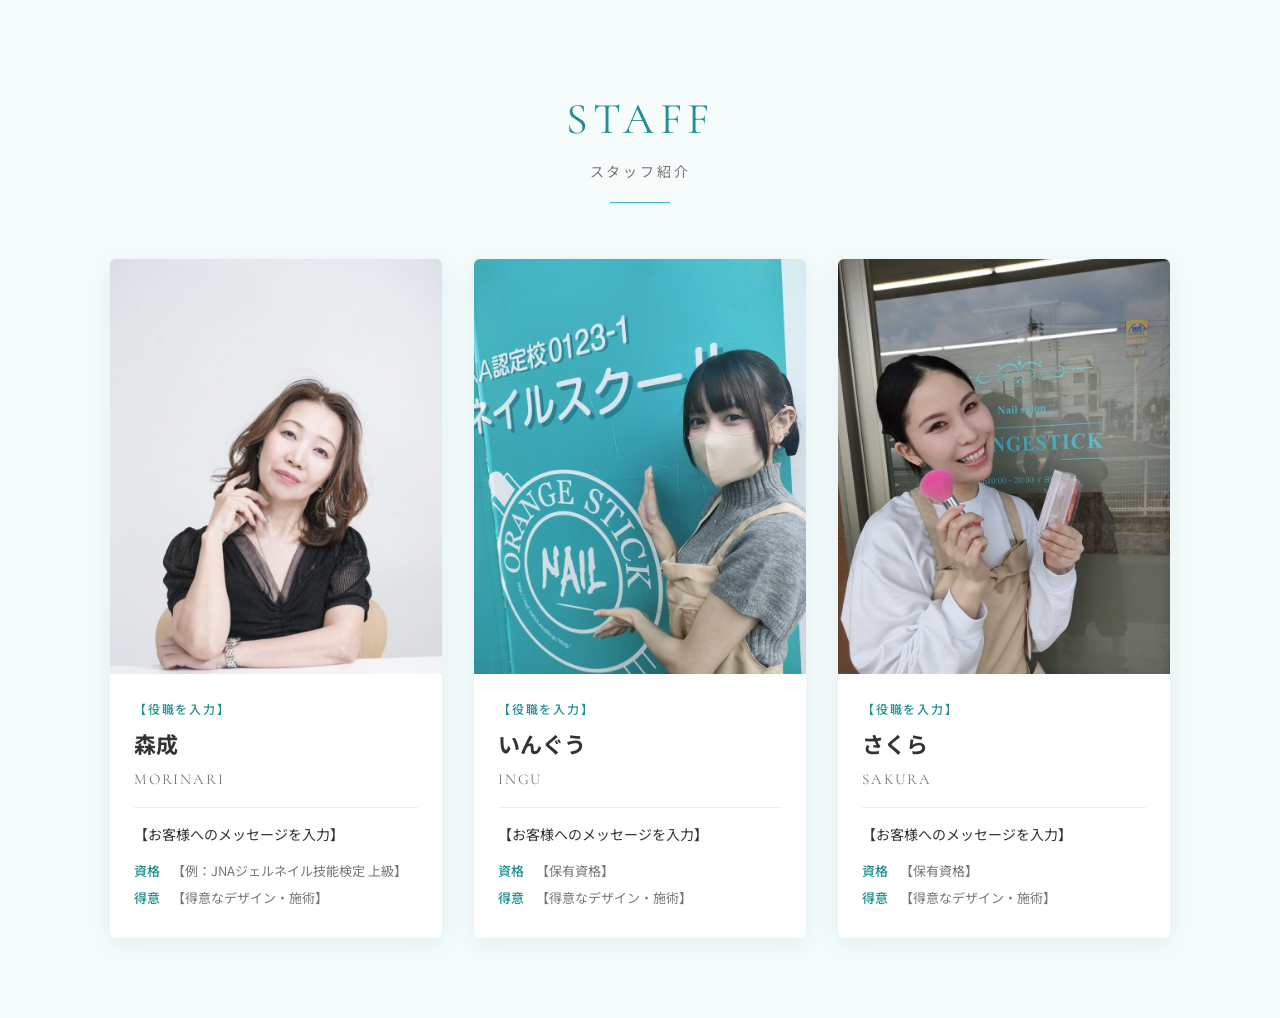
<file: staff.html>
<!DOCTYPE html>
<html lang="ja">
<head>
<meta charset="UTF-8">
<meta name="viewport" content="width=device-width, initial-scale=1.0">
<meta name="robots" content="noindex">
<title>スタッフ紹介｜Nail salon ORANGE STICK</title>
<link href="https://fonts.googleapis.com/css2?family=Cormorant+Garamond:wght@500;600&family=Noto+Sans+JP:wght@400;500;700&display=swap" rel="stylesheet">
<style>
  :root{--teal:#3fbcbc;--teal-d:#1f8f91;--ink:#333;--sub:#777;--bg:#f6fbfb;}
  *{box-sizing:border-box;margin:0;padding:0}
  body{font-family:"Noto Sans JP",sans-serif;color:var(--ink);background:var(--bg);line-height:1.8}
  .staff{max-width:1100px;margin:0 auto;padding:80px 20px}
  .staff-head{text-align:center;margin-bottom:56px}
  .staff-head .en{font-family:"Cormorant Garamond",serif;font-size:44px;letter-spacing:.12em;color:var(--teal-d)}
  .staff-head .ja{font-size:14px;letter-spacing:.2em;color:var(--sub)}
  .staff-head .orn{width:60px;height:1px;background:var(--teal);margin:18px auto 0}
  .staff-grid{display:grid;grid-template-columns:repeat(3,1fr);gap:32px}
  .card{background:#fff;border-radius:6px;overflow:hidden;box-shadow:0 6px 24px rgba(31,143,145,.10);transition:transform .3s}
  .card:hover{transform:translateY(-4px)}
  .card img{width:100%;aspect-ratio:4/5;object-fit:cover;display:block}
  .card .body{padding:24px 24px 28px}
  .card .role{font-size:12px;letter-spacing:.15em;color:var(--teal-d);font-weight:500}
  .card .name{font-size:22px;font-weight:700;margin:4px 0 2px}
  .card .roma{font-family:"Cormorant Garamond",serif;font-size:15px;letter-spacing:.12em;color:var(--sub)}
  .card .msg{font-size:14px;margin-top:14px;padding-top:14px;border-top:1px solid #e3f1f1}
  .card dl{font-size:13px;margin-top:12px;display:grid;grid-template-columns:auto 1fr;gap:4px 12px}
  .card dt{color:var(--teal-d);font-weight:500}
  .card dd{color:var(--sub)}
  @media(max-width:860px){.staff-grid{grid-template-columns:1fr;max-width:420px;margin:0 auto}.staff-head .en{font-size:36px}}
</style>
</head>
<body>
<section class="staff" id="staff">
  <div class="staff-head">
    <p class="en">STAFF</p>
    <p class="ja">スタッフ紹介</p>
    <div class="orn"></div>
  </div>

  <div class="staff-grid">
    <!-- ▼ 森成 -->
    <article class="card">
      <img src="images/staff-morinari.jpg" alt="森成" loading="lazy">
      <div class="body">
        <p class="role">【役職を入力】</p>
        <h3 class="name">森成</h3>
        <p class="roma">MORINARI</p>
        <p class="msg">【お客様へのメッセージを入力】</p>
        <dl>
          <dt>資格</dt><dd>【例：JNAジェルネイル技能検定 上級】</dd>
          <dt>得意</dt><dd>【得意なデザイン・施術】</dd>
        </dl>
      </div>
    </article>

    <!-- ▼ いんぐう -->
    <article class="card">
      <img src="images/staff-ingu.jpg" alt="いんぐう" loading="lazy">
      <div class="body">
        <p class="role">【役職を入力】</p>
        <h3 class="name">いんぐう</h3>
        <p class="roma">INGU</p>
        <p class="msg">【お客様へのメッセージを入力】</p>
        <dl>
          <dt>資格</dt><dd>【保有資格】</dd>
          <dt>得意</dt><dd>【得意なデザイン・施術】</dd>
        </dl>
      </div>
    </article>

    <!-- ▼ さくら -->
    <article class="card">
      <img src="images/staff-sakura.jpg" alt="さくら" loading="lazy">
      <div class="body">
        <p class="role">【役職を入力】</p>
        <h3 class="name">さくら</h3>
        <p class="roma">SAKURA</p>
        <p class="msg">【お客様へのメッセージを入力】</p>
        <dl>
          <dt>資格</dt><dd>【保有資格】</dd>
          <dt>得意</dt><dd>【得意なデザイン・施術】</dd>
        </dl>
      </div>
    </article>
  </div>
</section>
</body>
</html>
</file>
<file: style.css>
/* ===== ORANGE STICK — SHARED STYLES ===== */
*, *::before, *::after { box-sizing: border-box; margin: 0; padding: 0; }

:root {
  --blush:   #F2E8E1;
  --peach:   #E8A87C;
  --terra:   #C4704A;
  --deep:    #3D2B1F;
  --cream:   #FAF7F4;
  --stone:   #8C7B72;
  --light:   #F7F0EB;
  --white:   #FFFFFF;
  --rule:    rgba(61,43,31,.10);
  --serif:   'Cormorant Garamond', Georgia, serif;
  --sans:    'Zen Kaku Gothic New', 'Noto Sans JP', sans-serif;
  --mono:    'DM Mono', monospace;
  --nav-h:   60px;
}

html { scroll-behavior: smooth; }
body {
  background: var(--cream);
  color: var(--deep);
  font-family: var(--sans);
  font-size: 15px;
  line-height: 1.85;
}

/* ── FONTS ── */
@import url('https://fonts.googleapis.com/css2?family=Cormorant+Garamond:ital,wght@0,300;0,400;0,600;1,300;1,400&family=Zen+Kaku+Gothic+New:wght@300;400;500&family=DM+Mono:wght@400;500&display=swap');

/* ── NAV ── */
nav {
  position: sticky; top: 0; z-index: 100;
  height: var(--nav-h);
  background: var(--white);
  border-bottom: 1px solid var(--rule);
  display: flex; align-items: center; justify-content: space-between;
  padding: 0 2rem;
}
.nav-logo {
  font-family: var(--serif);
  font-size: 1.2rem;
  font-weight: 400;
  letter-spacing: .05em;
  color: var(--deep);
  text-decoration: none;
}
.nav-logo span { color: var(--terra); font-style: italic; }
.nav-links { display: flex; gap: 1.75rem; align-items: center; }
.nav-links a {
  font-family: var(--sans);
  font-size: 12px;
  font-weight: 300;
  letter-spacing: .1em;
  color: var(--stone);
  text-decoration: none;
  transition: color .2s;
}
.nav-links a:hover, .nav-links a.active { color: var(--terra); }
.nav-reserve {
  font-family: var(--sans);
  font-size: 11px;
  font-weight: 500;
  letter-spacing: .12em;
  padding: .45rem 1.1rem;
  background: var(--terra);
  color: var(--white);
  border-radius: 2px;
  text-decoration: none;
  transition: background .2s;
}
.nav-reserve:hover { background: var(--deep); }
.nav-links a.nav-reserve, .nav-links a.nav-reserve.active { color: var(--white); }
.nav-hamburger { display: none; background: none; border: none; cursor: pointer; }

/* ── CONTAINER ── */
.container { max-width: 980px; margin: 0 auto; padding: 0 2rem; }

/* ── SECTION ── */
section { padding: 5rem 0; }
section.alt { background: var(--light); }
.sec-eyebrow {
  font-family: var(--mono);
  font-size: 10px;
  letter-spacing: .2em;
  text-transform: uppercase;
  color: var(--peach);
  margin-bottom: .75rem;
}
.sec-h2 {
  font-family: var(--serif);
  font-weight: 300;
  font-size: clamp(1.8rem, 4vw, 2.6rem);
  line-height: 1.2;
  margin-bottom: .75rem;
}
.sec-lead {
  font-size: 13.5px;
  color: var(--stone);
  max-width: 480px;
  line-height: 1.95;
  margin-bottom: 2.5rem;
}

/* ── BUTTONS ── */
.btn {
  display: inline-block;
  font-family: var(--sans);
  font-size: 12px;
  font-weight: 500;
  letter-spacing: .12em;
  padding: .7rem 1.8rem;
  border-radius: 2px;
  text-decoration: none;
  transition: .2s;
  cursor: pointer;
}
.btn-primary { background: var(--terra); color: var(--white); border: 1px solid var(--terra); }
.btn-primary:hover { background: var(--deep); border-color: var(--deep); }
.btn-outline { background: transparent; color: var(--terra); border: 1px solid var(--terra); }
.btn-outline:hover { background: var(--terra); color: var(--white); }

/* ── FOOTER ── */
footer {
  background: var(--deep);
  color: rgba(255,255,255,.5);
  padding: 3rem 2rem 2rem;
}
.footer-inner {
  max-width: 980px; margin: 0 auto;
  display: grid; grid-template-columns: 1fr 1fr 1fr;
  gap: 2rem; padding-bottom: 2rem;
  border-bottom: 1px solid rgba(255,255,255,.08);
}
.footer-logo {
  font-family: var(--serif);
  font-size: 1.3rem;
  color: var(--white);
  margin-bottom: .5rem;
}
.footer-logo span { color: var(--peach); font-style: italic; }
.footer-desc { font-size: 12px; line-height: 1.8; }
.footer-col h4 { font-size: 11px; letter-spacing: .15em; color: rgba(255,255,255,.7); margin-bottom: .75rem; text-transform: uppercase; }
.footer-col a { display: block; font-size: 12px; color: rgba(255,255,255,.45); text-decoration: none; margin-bottom: .35rem; transition: color .2s; }
.footer-col a:hover { color: var(--peach); }
.footer-bottom { max-width: 980px; margin: 1.25rem auto 0; font-size: 11px; text-align: center; }

/* ── REVEAL ANIMATION ── */
.reveal { opacity: 0; transform: translateY(16px); transition: opacity .6s ease, transform .6s ease; }
.reveal.visible { opacity: 1; transform: translateY(0); }

/* ── MOBILE ── */
@media (max-width: 680px) {
  .nav-links { display: none; }
  .nav-links.open { display: flex; flex-direction: column; position: fixed; top: var(--nav-h); left: 0; right: 0; background: var(--white); padding: 1.5rem 2rem; border-bottom: 1px solid var(--rule); gap: 1rem; z-index: 99; }
  .nav-hamburger { display: block; }
  .footer-inner { grid-template-columns: 1fr; gap: 1.5rem; }
  section { padding: 3.5rem 0; }
  .container { padding: 0 1.25rem; }
}
</file>
